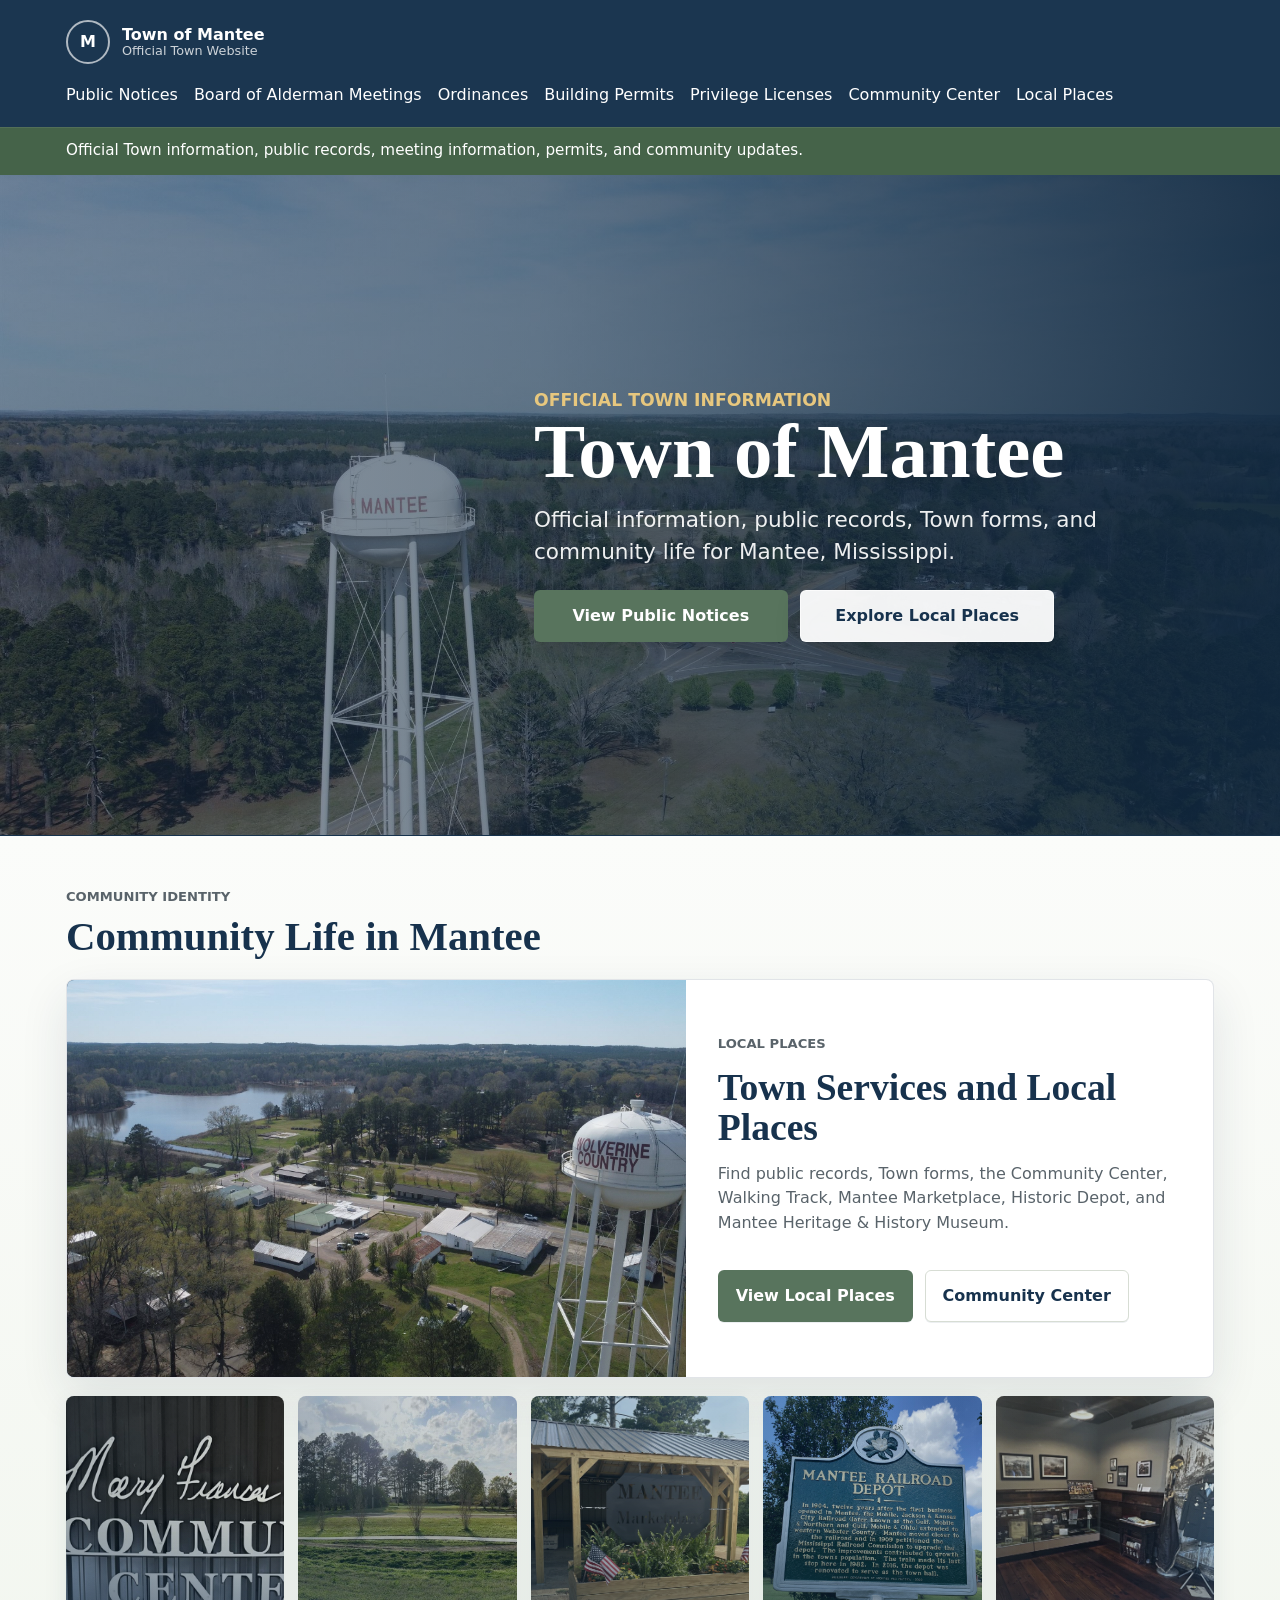
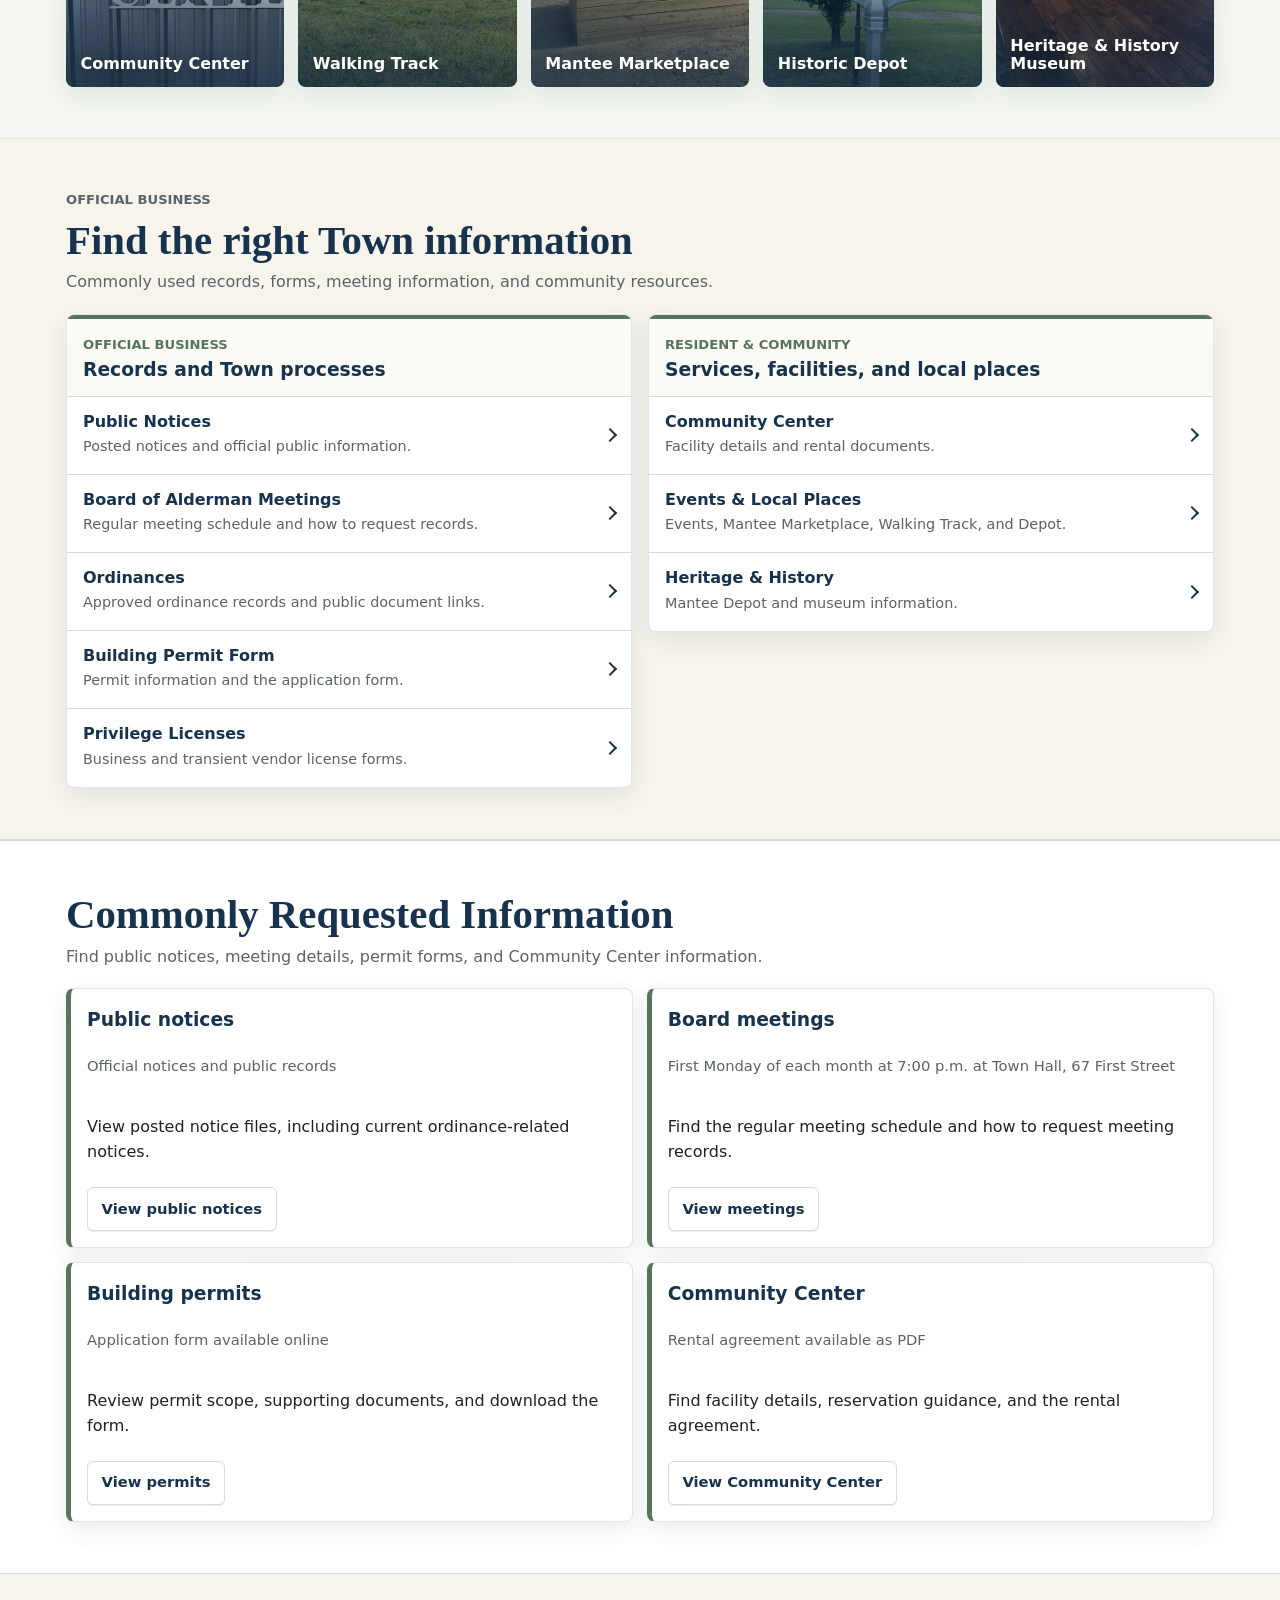
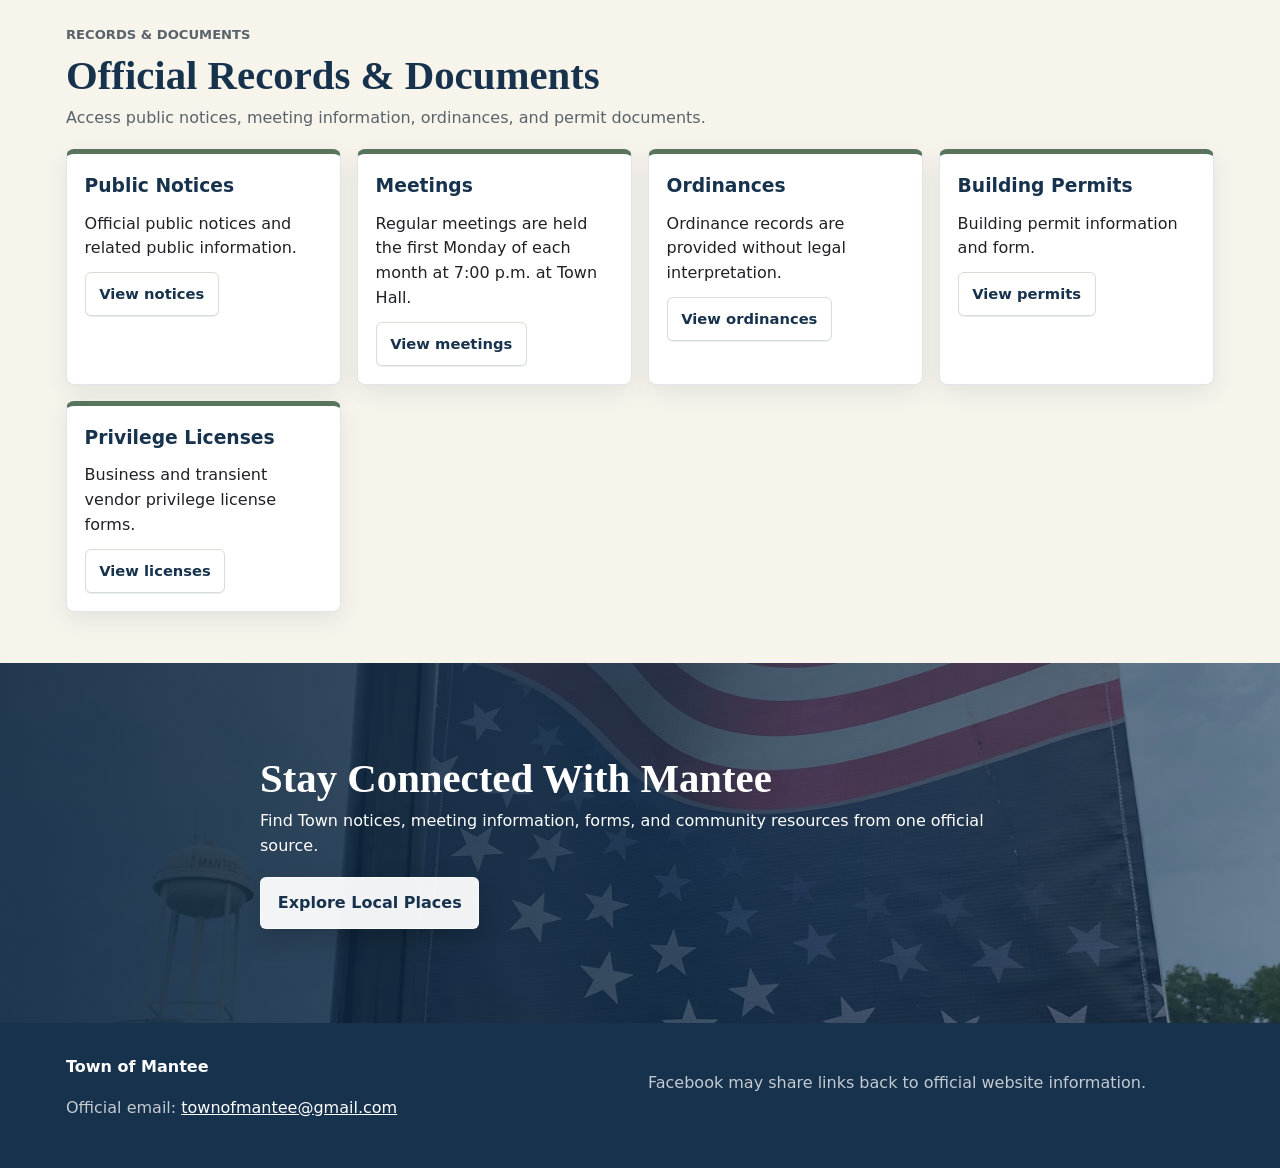
<file: prototype/index.html>
<!doctype html>
<html lang="en">
<head>
  <meta charset="utf-8">
  <meta name="viewport" content="width=device-width, initial-scale=1">
  <title>Town of Mantee | Official Information</title>
  <link rel="stylesheet" href="assets/css/site.css">
</head>
<body>
  <header class="site-header">
    <div class="topbar">
      <a class="brand" href="index.html">
        <span class="brand-mark">M</span>
        <span class="brand-text"><strong>Town of Mantee</strong><span>Official Town Website</span></span>
      </a>
      <button class="nav-toggle" type="button" data-nav-toggle aria-expanded="false" aria-controls="site-nav">Menu</button>
    </div>
    <nav class="site-nav" id="site-nav" data-site-nav data-open="false" aria-label="Primary navigation">
      <ul>
        <li><a href="public-notices.html">Public Notices</a></li>
        <li><a href="meetings.html">Board of Alderman Meetings</a></li>
        <li><a href="ordinances.html">Ordinances</a></li>
        <li><a href="building-permits.html">Building Permits</a></li>
        <li><a href="privilege-licenses.html">Privilege Licenses</a></li>
        <li><a href="community-center.html">Community Center</a></li>
        <li><a href="community.html">Local Places</a></li>
      </ul>
    </nav>
  </header>
  <div class="official-strip">
    <div class="wrap">Official Town information, public records, meeting information, permits, and community updates.</div>
  </div>

  <main>
    <section class="hero-band photo-hero">
      <div class="hero-backdrop" aria-hidden="true">
        <img src="assets/images/mantee-water-tower-hero.jpg?v=photo-ui-3" alt="">
      </div>
      <div class="wrap hero">
        <div class="hero-copy">
          <p class="eyebrow">Official Town Information</p>
          <h1>Town of Mantee</h1>
          <p class="hero-lede">Official information, public records, Town forms, and community life for Mantee, Mississippi.</p>
          <div class="hero-primary-actions" aria-label="Primary actions">
            <a class="button" href="public-notices.html">View Public Notices</a>
            <a class="button secondary" href="community.html">Explore Local Places</a>
          </div>
        </div>
      </div>
    </section>

    <section class="section community-story-section" aria-labelledby="community-story-title">
      <div class="wrap">
        <div class="section-header wide">
          <p class="eyebrow">Community Identity</p>
          <h2 id="community-story-title">Community Life in Mantee</h2>
        </div>
        <div class="story-feature">
          <figure class="story-photo">
            <img src="assets/images/mantee-community-aerial.jpg?v=community-story-1" alt="Aerial view of the Mantee area">
          </figure>
          <div class="story-copy">
            <p class="eyebrow">Local Places</p>
            <h3>Town Services and Local Places</h3>
            <p>Find public records, Town forms, the Community Center, Walking Track, Mantee Marketplace, Historic Depot, and Mantee Heritage &amp; History Museum.</p>
            <div class="section-actions">
              <a class="button" href="community.html">View Local Places</a>
              <a class="button secondary" href="community-center.html">Community Center</a>
            </div>
          </div>
        </div>
        <div class="identity-grid" aria-label="Community highlights">
          <a class="identity-card" href="community-center.html">
            <img src="assets/images/mantee-community-center-sign.jpg?v=community-story-1" alt="Community Center sign">
            <span>Community Center</span>
          </a>
          <a class="identity-card" href="community.html#walking-track">
            <img src="assets/images/mantee-walking-track.jpg?v=community-story-1" alt="Walking track and green space in Mantee">
            <span>Walking Track</span>
          </a>
          <a class="identity-card" href="community.html#farmers-market">
            <img src="assets/images/mantee-farmers-market-sign.jpg?v=drive-intake-1" alt="Mantee Marketplace sign">
            <span>Mantee Marketplace</span>
          </a>
          <a class="identity-card" href="community.html#mantee-depot">
            <img src="assets/images/mantee-depot-marker.jpg?v=drive-intake-1" alt="Mantee Railroad Depot historical marker">
            <span>Historic Depot</span>
          </a>
          <a class="identity-card" href="community.html#museum">
            <img src="assets/images/mantee-museum-interior.jpg?v=drive-intake-1" alt="Mantee Heritage and History Museum interior">
            <span>Heritage &amp; History Museum</span>
          </a>
        </div>
      </div>
    </section>

    <section class="section action-hub-section" aria-labelledby="quick-access-title">
      <div class="wrap">
        <div class="section-header action-hub-intro">
          <p class="eyebrow">Official Business</p>
          <h2 id="quick-access-title">Find the right Town information</h2>
          <p>Commonly used records, forms, meeting information, and community resources.</p>
        </div>
        <div class="action-hub-grid">
          <section class="action-group" aria-labelledby="official-business-title">
            <div class="action-group-header">
              <p class="eyebrow">Official Business</p>
              <h3 id="official-business-title">Records and Town processes</h3>
            </div>
            <div class="action-link-list">
              <a class="action-link" href="public-notices.html">
                <span>Public Notices</span>
                <small>Posted notices and official public information.</small>
              </a>
              <a class="action-link" href="meetings.html">
                <span>Board of Alderman Meetings</span>
                <small>Regular meeting schedule and how to request records.</small>
              </a>
              <a class="action-link" href="ordinances.html">
                <span>Ordinances</span>
                <small>Approved ordinance records and public document links.</small>
              </a>
              <a class="action-link" href="building-permits.html">
                <span>Building Permit Form</span>
                <small>Permit information and the application form.</small>
              </a>
              <a class="action-link" href="privilege-licenses.html">
                <span>Privilege Licenses</span>
                <small>Business and transient vendor license forms.</small>
              </a>
            </div>
          </section>
          <section class="action-group" aria-labelledby="resident-community-title">
            <div class="action-group-header">
              <p class="eyebrow">Resident &amp; Community</p>
              <h3 id="resident-community-title">Services, facilities, and local places</h3>
            </div>
            <div class="action-link-list">
              <a class="action-link" href="community-center.html">
                <span>Community Center</span>
                <small>Facility details and rental documents.</small>
              </a>
              <a class="action-link" href="community.html#events">
                <span>Events &amp; Local Places</span>
                <small>Events, Mantee Marketplace, Walking Track, and Depot.</small>
              </a>
              <a class="action-link" href="community.html#museum">
                <span>Heritage &amp; History</span>
                <small>Mantee Depot and museum information.</small>
              </a>
            </div>
          </section>
        </div>
      </div>
    </section>

    <section class="section alt">
      <div class="wrap">
        <div class="section-header">
          <h2>Commonly Requested Information</h2>
          <p>Find public notices, meeting details, permit forms, and Community Center information.</p>
        </div>
        <ul class="record-list">
          <li class="record">
            <h3>Public notices</h3>
            <p class="meta">Official notices and public records</p>
            <p>View posted notice files, including current ordinance-related notices.</p>
            <a class="button small secondary" href="public-notices.html">View public notices</a>
          </li>
          <li class="record">
            <h3>Board meetings</h3>
            <p class="meta">First Monday of each month at 7:00 p.m. at Town Hall, 67 First Street</p>
            <p>Find the regular meeting schedule and how to request meeting records.</p>
            <a class="button small secondary" href="meetings.html">View meetings</a>
          </li>
          <li class="record">
            <h3>Building permits</h3>
            <p class="meta">Application form available online</p>
            <p>Review permit scope, supporting documents, and download the form.</p>
            <a class="button small secondary" href="building-permits.html">View permits</a>
          </li>
          <li class="record">
            <h3>Community Center</h3>
            <p class="meta">Rental agreement available as PDF</p>
            <p>Find facility details, reservation guidance, and the rental agreement.</p>
            <a class="button small secondary" href="community-center.html">View Community Center</a>
          </li>
        </ul>
      </div>
    </section>

    <section class="section records-section" id="records-documents">
      <div class="wrap">
        <div class="section-header">
          <p class="eyebrow">Records &amp; Documents</p>
          <h2>Official Records &amp; Documents</h2>
          <p>Access public notices, meeting information, ordinances, and permit documents.</p>
        </div>
        <div class="document-grid">
          <article class="document-card">
            <h3>Public Notices</h3>
            <p>Official public notices and related public information.</p>
            <a class="button small secondary" href="public-notices.html">View notices</a>
          </article>
          <article class="document-card">
            <h3>Meetings</h3>
            <p>Regular meetings are held the first Monday of each month at 7:00 p.m. at Town Hall.</p>
            <a class="button small secondary" href="meetings.html">View meetings</a>
          </article>
          <article class="document-card">
            <h3>Ordinances</h3>
            <p>Ordinance records are provided without legal interpretation.</p>
            <a class="button small secondary" href="ordinances.html">View ordinances</a>
          </article>
          <article class="document-card">
            <h3>Building Permits</h3>
            <p>Building permit information and form.</p>
            <a class="button small secondary" href="building-permits.html">View permits</a>
          </article>
          <article class="document-card">
            <h3>Privilege Licenses</h3>
            <p>Business and transient vendor privilege license forms.</p>
            <a class="button small secondary" href="privilege-licenses.html">View licenses</a>
          </article>
        </div>
      </div>
    </section>

    <section class="section image-feature">
      <div class="image-feature-backdrop" aria-hidden="true">
        <img src="assets/images/mantee-welcome-banner.jpg?v=courtney-photos-1" alt="">
      </div>
      <div class="wrap image-feature-content">
        <div>
          <div class="section-header">
            <h2>Stay Connected With Mantee</h2>
            <p>Find Town notices, meeting information, forms, and community resources from one official source.</p>
          </div>
          <a class="button secondary" href="community.html">Explore Local Places</a>
        </div>
      </div>
    </section>
  </main>

  <footer class="site-footer">
    <div class="wrap footer-grid">
      <div>
        <strong>Town of Mantee</strong>
        <p class="footer-note">Official email: <a href="mailto:townofmantee@gmail.com">townofmantee@gmail.com</a></p>
      </div>
      <div>
        <p class="footer-note">Facebook may share links back to official website information.</p>
      </div>
    </div>
  </footer>
  <script src="assets/js/site.js"></script>
</body>
</html>
</file>
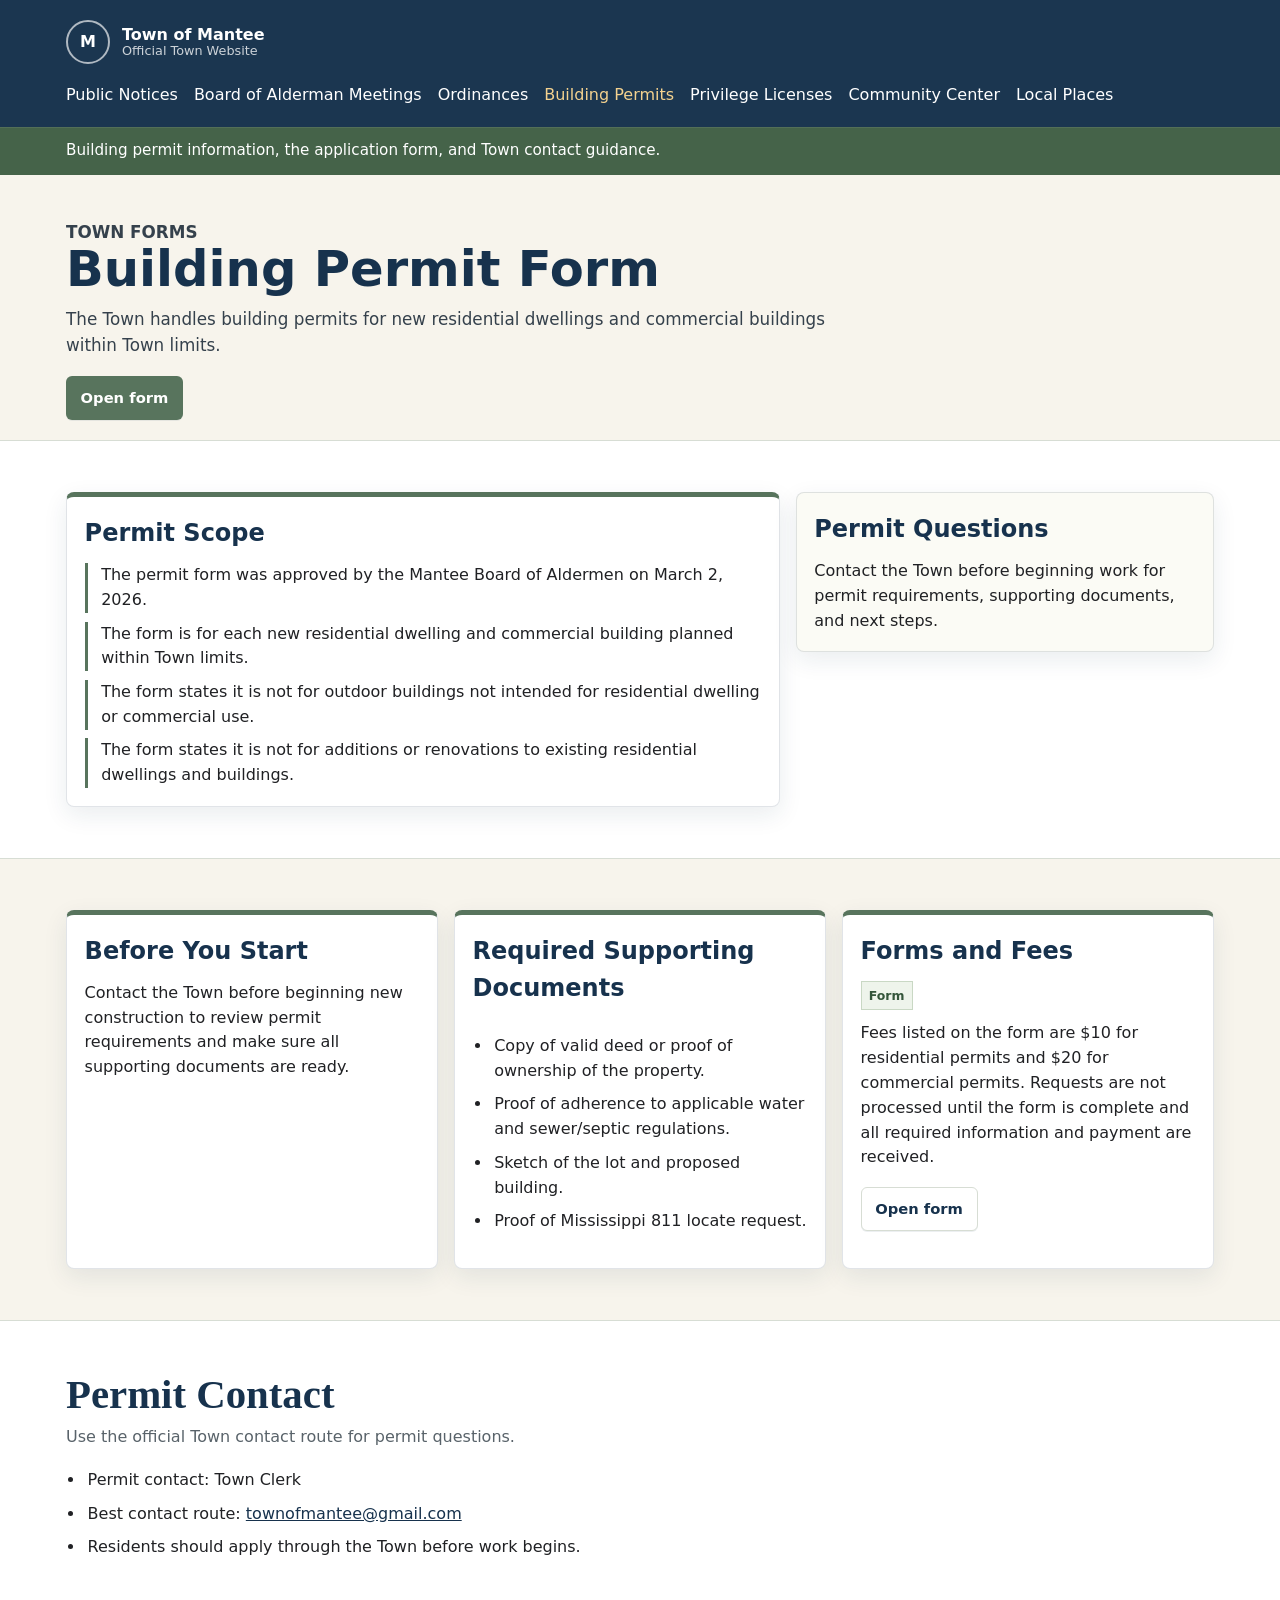
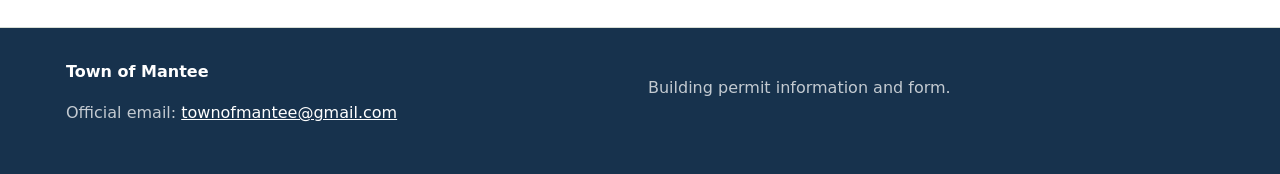
<file: prototype/building-permits.html>
<!doctype html>
<html lang="en">
<head>
  <meta charset="utf-8">
  <meta name="viewport" content="width=device-width, initial-scale=1">
  <title>Building Permit Form | Town of Mantee</title>
  <link rel="stylesheet" href="assets/css/site.css">
</head>
<body>
  <header class="site-header">
    <div class="topbar">
      <a class="brand" href="index.html"><span class="brand-mark">M</span><span class="brand-text"><strong>Town of Mantee</strong><span>Official Town Website</span></span></a>
      <button class="nav-toggle" type="button" data-nav-toggle aria-expanded="false" aria-controls="site-nav">Menu</button>
    </div>
    <nav class="site-nav" id="site-nav" data-site-nav data-open="false" aria-label="Primary navigation">
      <ul>
        <li><a href="public-notices.html">Public Notices</a></li>
        <li><a href="meetings.html">Board of Alderman Meetings</a></li>
        <li><a href="ordinances.html">Ordinances</a></li>
        <li><a href="building-permits.html" aria-current="page">Building Permits</a></li>
        <li><a href="privilege-licenses.html">Privilege Licenses</a></li>
        <li><a href="community-center.html">Community Center</a></li>
        <li><a href="community.html">Local Places</a></li>
      </ul>
    </nav>
  </header>
  <div class="official-strip"><div class="wrap">Building permit information, the application form, and Town contact guidance.</div></div>
  <main>
    <section class="wrap page-title">
      <p class="eyebrow">Town Forms</p>
      <h1>Building Permit Form</h1>
      <p>The Town handles building permits for new residential dwellings and commercial buildings within Town limits.</p>
      <div class="page-actions">
        <a class="button small" href="assets/documents/forms/building-permit-application.docx">Open form</a>
      </div>
    </section>
    <section class="section alt">
      <div class="wrap page-intro-grid">
        <article class="card accent">
          <h2>Permit Scope</h2>
          <ul class="check-list">
            <li>The permit form was approved by the Mantee Board of Aldermen on March 2, 2026.</li>
            <li>The form is for each new residential dwelling and commercial building planned within Town limits.</li>
            <li>The form states it is not for outdoor buildings not intended for residential dwelling or commercial use.</li>
            <li>The form states it is not for additions or renovations to existing residential dwellings and buildings.</li>
          </ul>
        </article>
        <article class="card quiet">
          <h2>Permit Questions</h2>
          <p>Contact the Town before beginning work for permit requirements, supporting documents, and next steps.</p>
        </article>
      </div>
    </section>
    <section class="section">
      <div class="wrap card-grid">
        <article class="card accent">
          <h2>Before You Start</h2>
          <p>Contact the Town before beginning new construction to review permit requirements and make sure all supporting documents are ready.</p>
        </article>
        <article class="card accent">
          <h2>Required Supporting Documents</h2>
          <ul class="info-list">
            <li>Copy of valid deed or proof of ownership of the property.</li>
            <li>Proof of adherence to applicable water and sewer/septic regulations.</li>
            <li>Sketch of the lot and proposed building.</li>
            <li>Proof of Mississippi 811 locate request.</li>
          </ul>
        </article>
        <article class="card accent">
          <h2>Forms and Fees</h2>
          <p><span class="tag">Form</span></p>
          <p>Fees listed on the form are $10 for residential permits and $20 for commercial permits. Requests are not processed until the form is complete and all required information and payment are received.</p>
          <div class="record-actions">
            <a class="button small secondary" href="assets/documents/forms/building-permit-application.docx">Open form</a>
          </div>
        </article>
      </div>
    </section>
    <section class="section alt">
      <div class="wrap">
        <div class="section-header"><h2>Permit Contact</h2><p>Use the official Town contact route for permit questions.</p></div>
        <ul class="info-list">
          <li>Permit contact: Town Clerk</li>
          <li>Best contact route: <a href="mailto:townofmantee@gmail.com">townofmantee@gmail.com</a></li>
          <li>Residents should apply through the Town before work begins.</li>
        </ul>
      </div>
    </section>
  </main>
  <footer class="site-footer"><div class="wrap footer-grid"><div><strong>Town of Mantee</strong><p class="footer-note">Official email: <a href="mailto:townofmantee@gmail.com">townofmantee@gmail.com</a></p></div><div><p class="footer-note">Building permit information and form.</p></div></div></footer>
  <script src="assets/js/site.js"></script>
</body>
</html>
</file>
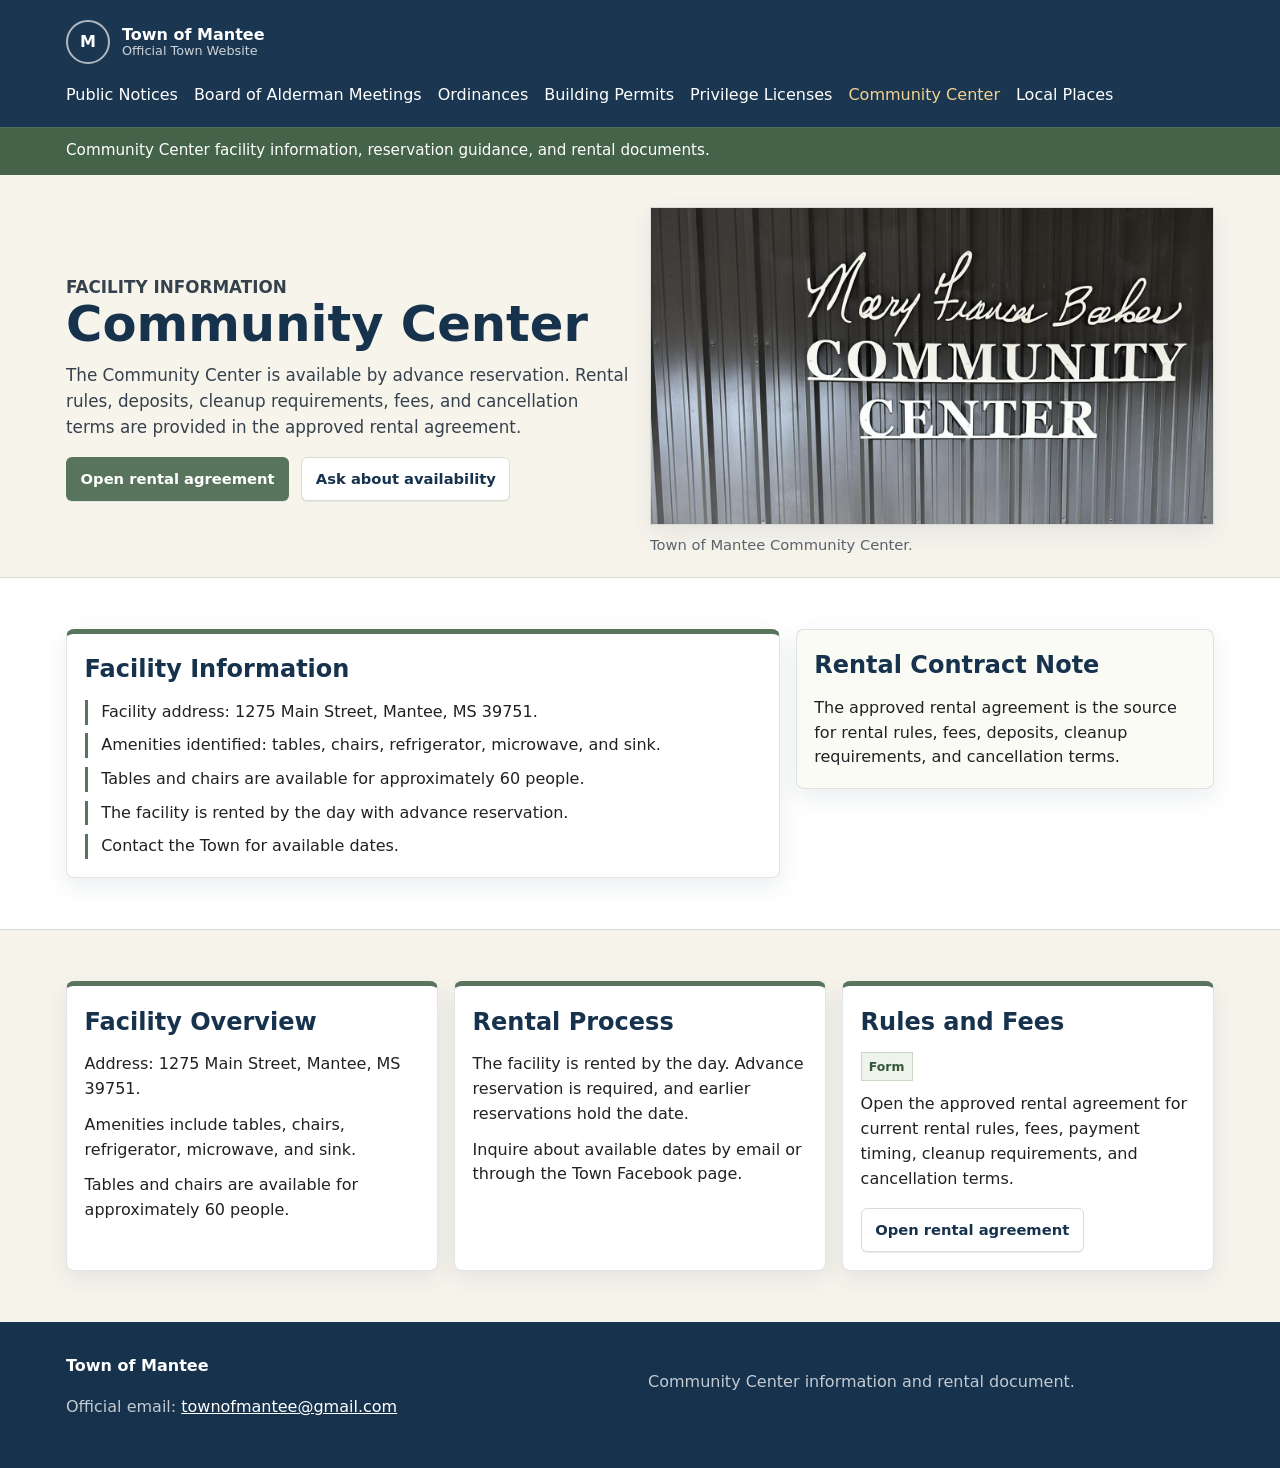
<file: prototype/community-center.html>
<!doctype html>
<html lang="en">
<head>
  <meta charset="utf-8">
  <meta name="viewport" content="width=device-width, initial-scale=1">
  <title>Community Center | Town of Mantee</title>
  <link rel="stylesheet" href="assets/css/site.css">
</head>
<body>
  <header class="site-header">
    <div class="topbar">
      <a class="brand" href="index.html"><span class="brand-mark">M</span><span class="brand-text"><strong>Town of Mantee</strong><span>Official Town Website</span></span></a>
      <button class="nav-toggle" type="button" data-nav-toggle aria-expanded="false" aria-controls="site-nav">Menu</button>
    </div>
    <nav class="site-nav" id="site-nav" data-site-nav data-open="false" aria-label="Primary navigation">
      <ul>
        <li><a href="public-notices.html">Public Notices</a></li>
        <li><a href="meetings.html">Board of Alderman Meetings</a></li>
        <li><a href="ordinances.html">Ordinances</a></li>
        <li><a href="building-permits.html">Building Permits</a></li>
        <li><a href="privilege-licenses.html">Privilege Licenses</a></li>
        <li><a href="community-center.html" aria-current="page">Community Center</a></li>
        <li><a href="community.html">Local Places</a></li>
      </ul>
    </nav>
  </header>
  <div class="official-strip"><div class="wrap">Community Center facility information, reservation guidance, and rental documents.</div></div>
  <main>
    <section class="wrap page-title split">
      <div>
        <p class="eyebrow">Facility Information</p>
        <h1>Community Center</h1>
        <p>The Community Center is available by advance reservation. Rental rules, deposits, cleanup requirements, fees, and cancellation terms are provided in the approved rental agreement.</p>
        <div class="page-actions">
          <a class="button small" href="assets/documents/forms/community-center-rental-agreement-approved.pdf">Open rental agreement</a>
          <a class="button small secondary" href="meetings.html#contact-town">Ask about availability</a>
        </div>
      </div>
      <figure>
        <div class="photo-frame"><img src="assets/images/mantee-community-center-sign.jpg?v=town-photos-1" alt="Community Center sign"></div>
        <figcaption class="photo-caption">Town of Mantee Community Center.</figcaption>
      </figure>
    </section>
    <section class="section alt">
      <div class="wrap page-intro-grid">
        <article class="card accent">
          <h2>Facility Information</h2>
          <ul class="check-list">
            <li>Facility address: 1275 Main Street, Mantee, MS 39751.</li>
            <li>Amenities identified: tables, chairs, refrigerator, microwave, and sink.</li>
            <li>Tables and chairs are available for approximately 60 people.</li>
            <li>The facility is rented by the day with advance reservation.</li>
            <li>Contact the Town for available dates.</li>
          </ul>
        </article>
        <article class="card quiet">
          <h2>Rental Contract Note</h2>
          <p>The approved rental agreement is the source for rental rules, fees, deposits, cleanup requirements, and cancellation terms.</p>
        </article>
      </div>
    </section>
    <section class="section">
      <div class="wrap card-grid">
        <article class="card accent">
          <h2>Facility Overview</h2>
          <p>Address: 1275 Main Street, Mantee, MS 39751.</p>
          <p>Amenities include tables, chairs, refrigerator, microwave, and sink.</p>
          <p>Tables and chairs are available for approximately 60 people.</p>
        </article>
        <article class="card accent">
          <h2>Rental Process</h2>
          <p>The facility is rented by the day. Advance reservation is required, and earlier reservations hold the date.</p>
          <p>Inquire about available dates by email or through the Town Facebook page.</p>
        </article>
        <article class="card accent">
          <h2>Rules and Fees</h2>
          <p><span class="tag">Form</span></p>
          <p>Open the approved rental agreement for current rental rules, fees, payment timing, cleanup requirements, and cancellation terms.</p>
          <div class="record-actions">
            <a class="button small secondary" href="assets/documents/forms/community-center-rental-agreement-approved.pdf">Open rental agreement</a>
          </div>
        </article>
      </div>
    </section>
  </main>
  <footer class="site-footer"><div class="wrap footer-grid"><div><strong>Town of Mantee</strong><p class="footer-note">Official email: <a href="mailto:townofmantee@gmail.com">townofmantee@gmail.com</a></p></div><div><p class="footer-note">Community Center information and rental document.</p></div></div></footer>
  <script src="assets/js/site.js"></script>
</body>
</html>
</file>
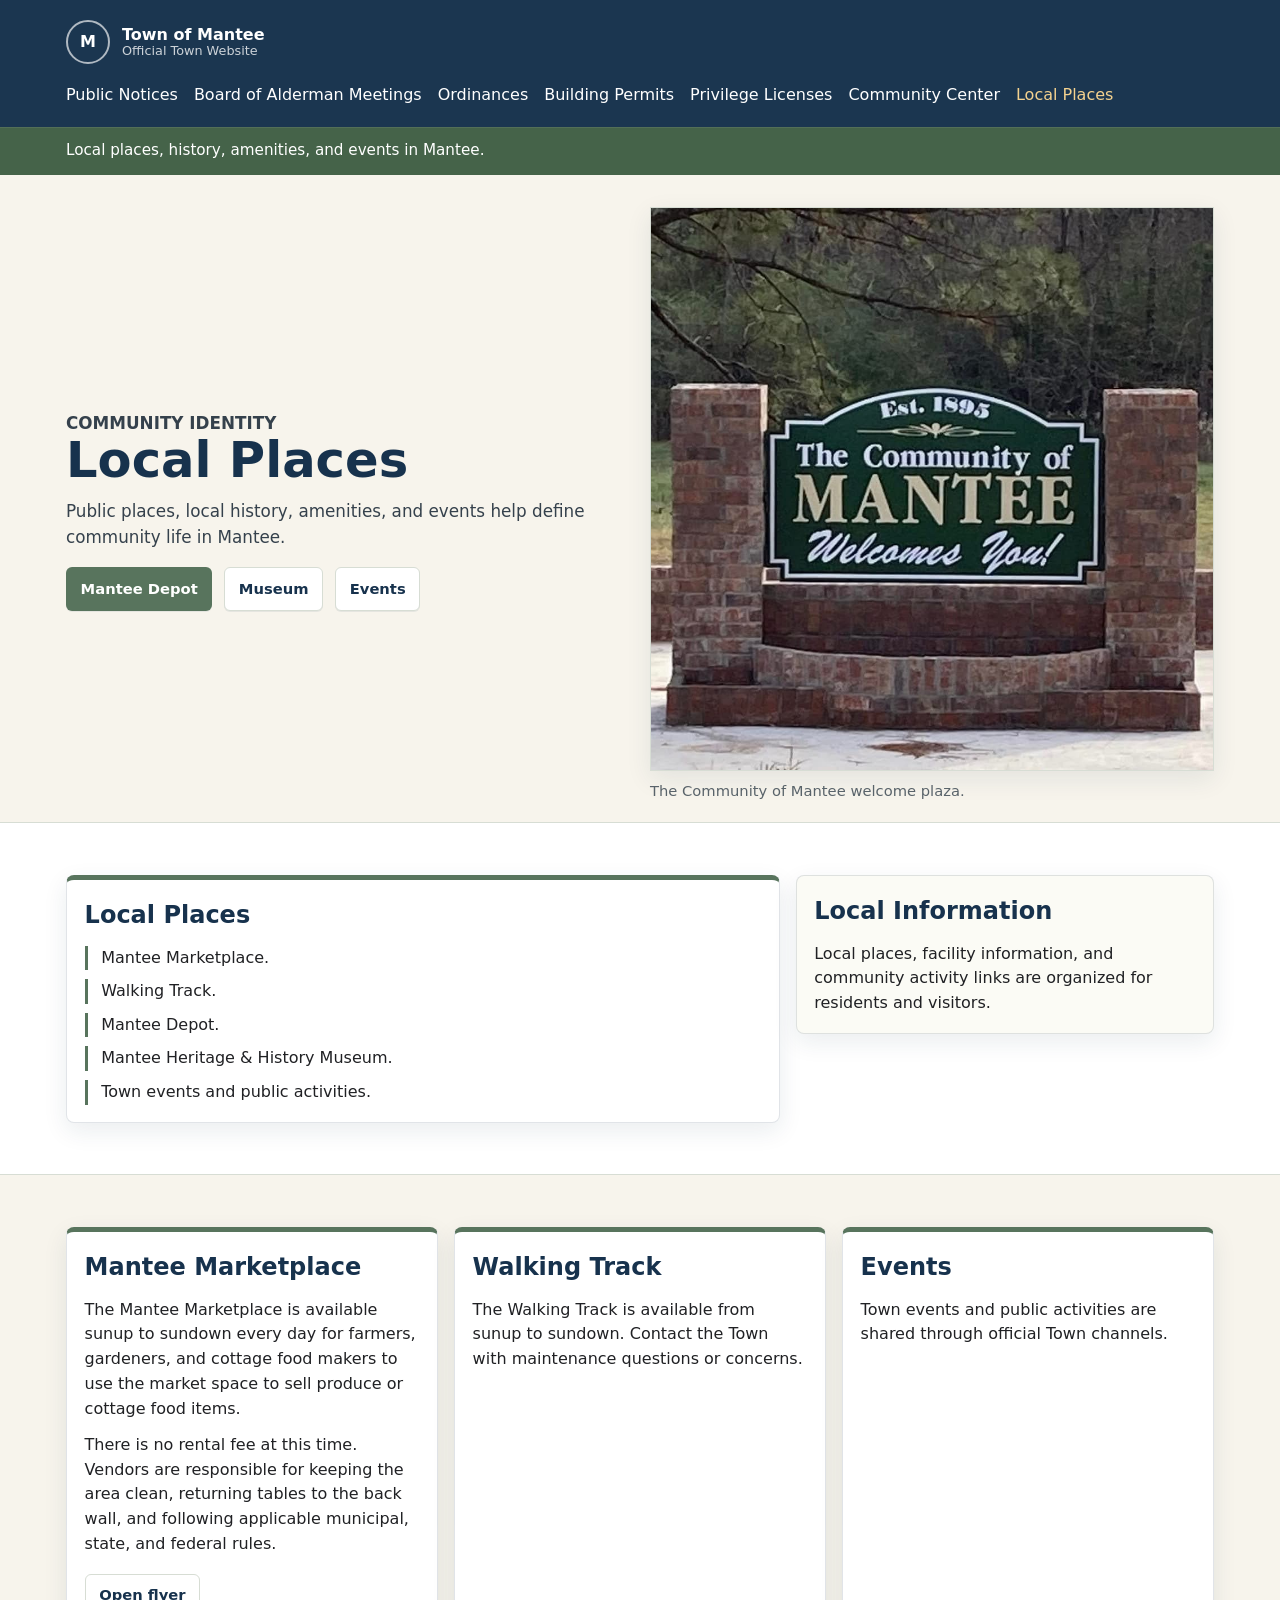
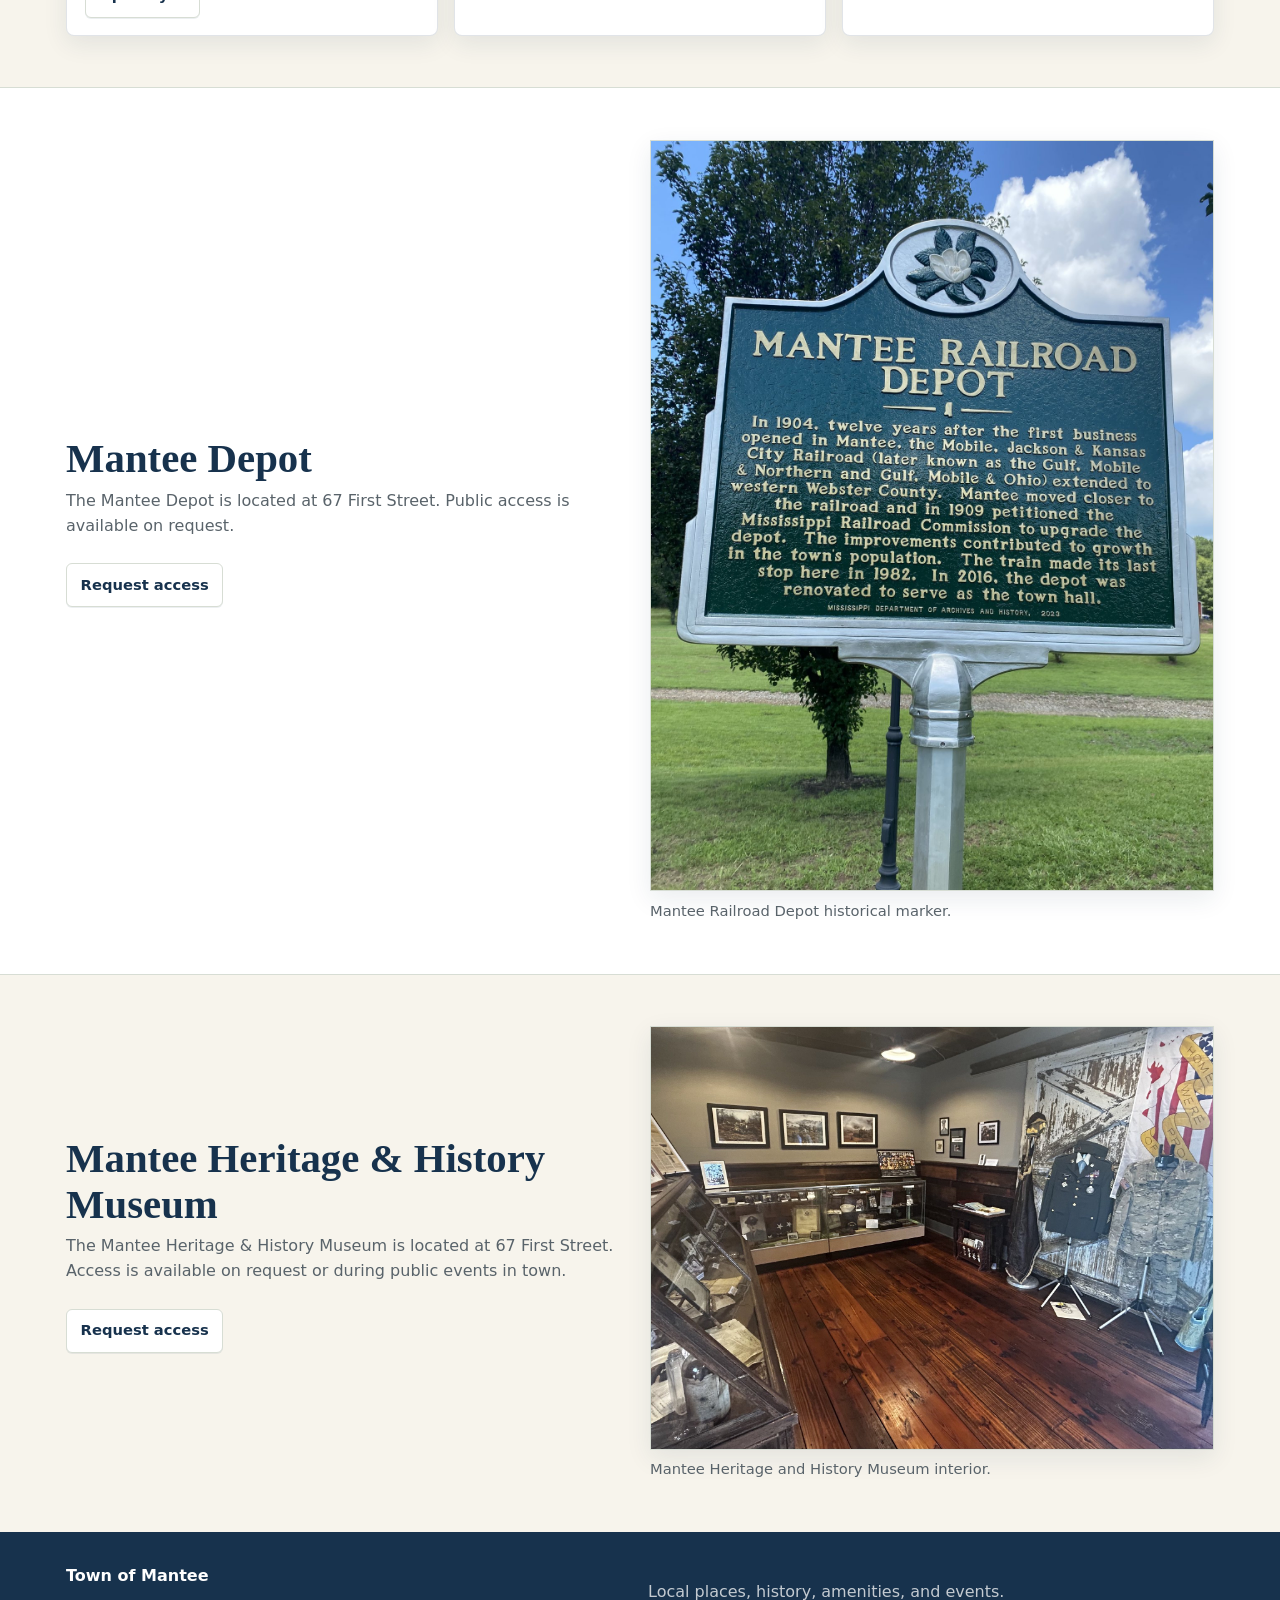
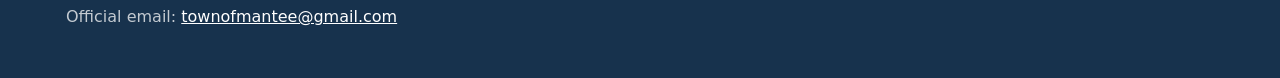
<file: prototype/community.html>
<!doctype html>
<html lang="en">
<head>
  <meta charset="utf-8">
  <meta name="viewport" content="width=device-width, initial-scale=1">
  <title>Local Places | Town of Mantee</title>
  <link rel="stylesheet" href="assets/css/site.css">
</head>
<body>
  <header class="site-header">
    <div class="topbar">
      <a class="brand" href="index.html"><span class="brand-mark">M</span><span class="brand-text"><strong>Town of Mantee</strong><span>Official Town Website</span></span></a>
      <button class="nav-toggle" type="button" data-nav-toggle aria-expanded="false" aria-controls="site-nav">Menu</button>
    </div>
    <nav class="site-nav" id="site-nav" data-site-nav data-open="false" aria-label="Primary navigation">
      <ul>
        <li><a href="public-notices.html">Public Notices</a></li>
        <li><a href="meetings.html">Board of Alderman Meetings</a></li>
        <li><a href="ordinances.html">Ordinances</a></li>
        <li><a href="building-permits.html">Building Permits</a></li>
        <li><a href="privilege-licenses.html">Privilege Licenses</a></li>
        <li><a href="community-center.html">Community Center</a></li>
        <li><a href="community.html" aria-current="page">Local Places</a></li>
      </ul>
    </nav>
  </header>
  <div class="official-strip"><div class="wrap">Local places, history, amenities, and events in Mantee.</div></div>
  <main>
    <section class="wrap page-title split">
      <div>
        <p class="eyebrow">Community Identity</p>
        <h1>Local Places</h1>
        <p>Public places, local history, amenities, and events help define community life in Mantee.</p>
        <div class="page-actions">
          <a class="button small" href="#mantee-depot">Mantee Depot</a>
          <a class="button small secondary" href="#museum">Museum</a>
          <a class="button small secondary" href="#events">Events</a>
        </div>
      </div>
      <figure>
        <div class="photo-frame"><img src="assets/images/mantee-welcome-plaza.jpg?v=courtney-photos-1" alt="The Community of Mantee welcome plaza sign"></div>
        <figcaption class="photo-caption">The Community of Mantee welcome plaza.</figcaption>
      </figure>
    </section>
    <section class="section alt">
      <div class="wrap page-intro-grid">
        <article class="card accent">
          <h2>Local Places</h2>
          <ul class="check-list">
            <li>Mantee Marketplace.</li>
            <li>Walking Track.</li>
            <li>Mantee Depot.</li>
            <li>Mantee Heritage &amp; History Museum.</li>
            <li>Town events and public activities.</li>
          </ul>
        </article>
        <article class="card quiet">
          <h2>Local Information</h2>
          <p>Local places, facility information, and community activity links are organized for residents and visitors.</p>
        </article>
      </div>
    </section>
    <section class="section">
      <div class="wrap card-grid">
        <article class="card accent" id="farmers-market">
          <h2>Mantee Marketplace</h2>
          <p>The Mantee Marketplace is available sunup to sundown every day for farmers, gardeners, and cottage food makers to use the market space to sell produce or cottage food items.</p>
          <p>There is no rental fee at this time. Vendors are responsible for keeping the area clean, returning tables to the back wall, and following applicable municipal, state, and federal rules.</p>
          <div class="record-actions">
            <a class="button small secondary" href="assets/images/mantee-marketplace-poster.jpg">Open flyer</a>
          </div>
        </article>
        <article class="card accent" id="walking-track">
          <h2>Walking Track</h2>
          <p>The Walking Track is available from sunup to sundown. Contact the Town with maintenance questions or concerns.</p>
        </article>
        <article class="card accent" id="events">
          <h2>Events</h2>
          <p>Town events and public activities are shared through official Town channels.</p>
        </article>
      </div>
    </section>
    <section class="section alt">
      <div class="wrap split">
        <div id="mantee-depot">
          <div class="section-header">
            <h2>Mantee Depot</h2>
            <p>The Mantee Depot is located at 67 First Street. Public access is available on request.</p>
            <div class="page-actions">
              <a class="button small secondary" href="meetings.html#contact-town">Request access</a>
            </div>
          </div>
        </div>
        <figure>
          <div class="photo-frame"><img src="assets/images/mantee-depot-marker.jpg?v=drive-intake-1" alt="Mantee Railroad Depot historical marker"></div>
          <figcaption class="photo-caption">Mantee Railroad Depot historical marker.</figcaption>
        </figure>
      </div>
    </section>
    <section class="section">
      <div class="wrap split">
        <div id="museum">
          <div class="section-header">
            <h2>Mantee Heritage &amp; History Museum</h2>
            <p>The Mantee Heritage &amp; History Museum is located at 67 First Street. Access is available on request or during public events in town.</p>
            <div class="page-actions">
              <a class="button small secondary" href="meetings.html#contact-town">Request access</a>
            </div>
          </div>
        </div>
        <figure>
          <div class="photo-frame"><img src="assets/images/mantee-museum-interior.jpg?v=drive-intake-1" alt="Mantee Heritage and History Museum interior"></div>
          <figcaption class="photo-caption">Mantee Heritage and History Museum interior.</figcaption>
        </figure>
      </div>
    </section>
  </main>
  <footer class="site-footer"><div class="wrap footer-grid"><div><strong>Town of Mantee</strong><p class="footer-note">Official email: <a href="mailto:townofmantee@gmail.com">townofmantee@gmail.com</a></p></div><div><p class="footer-note">Local places, history, amenities, and events.</p></div></div></footer>
  <script src="assets/js/site.js"></script>
</body>
</html>
</file>
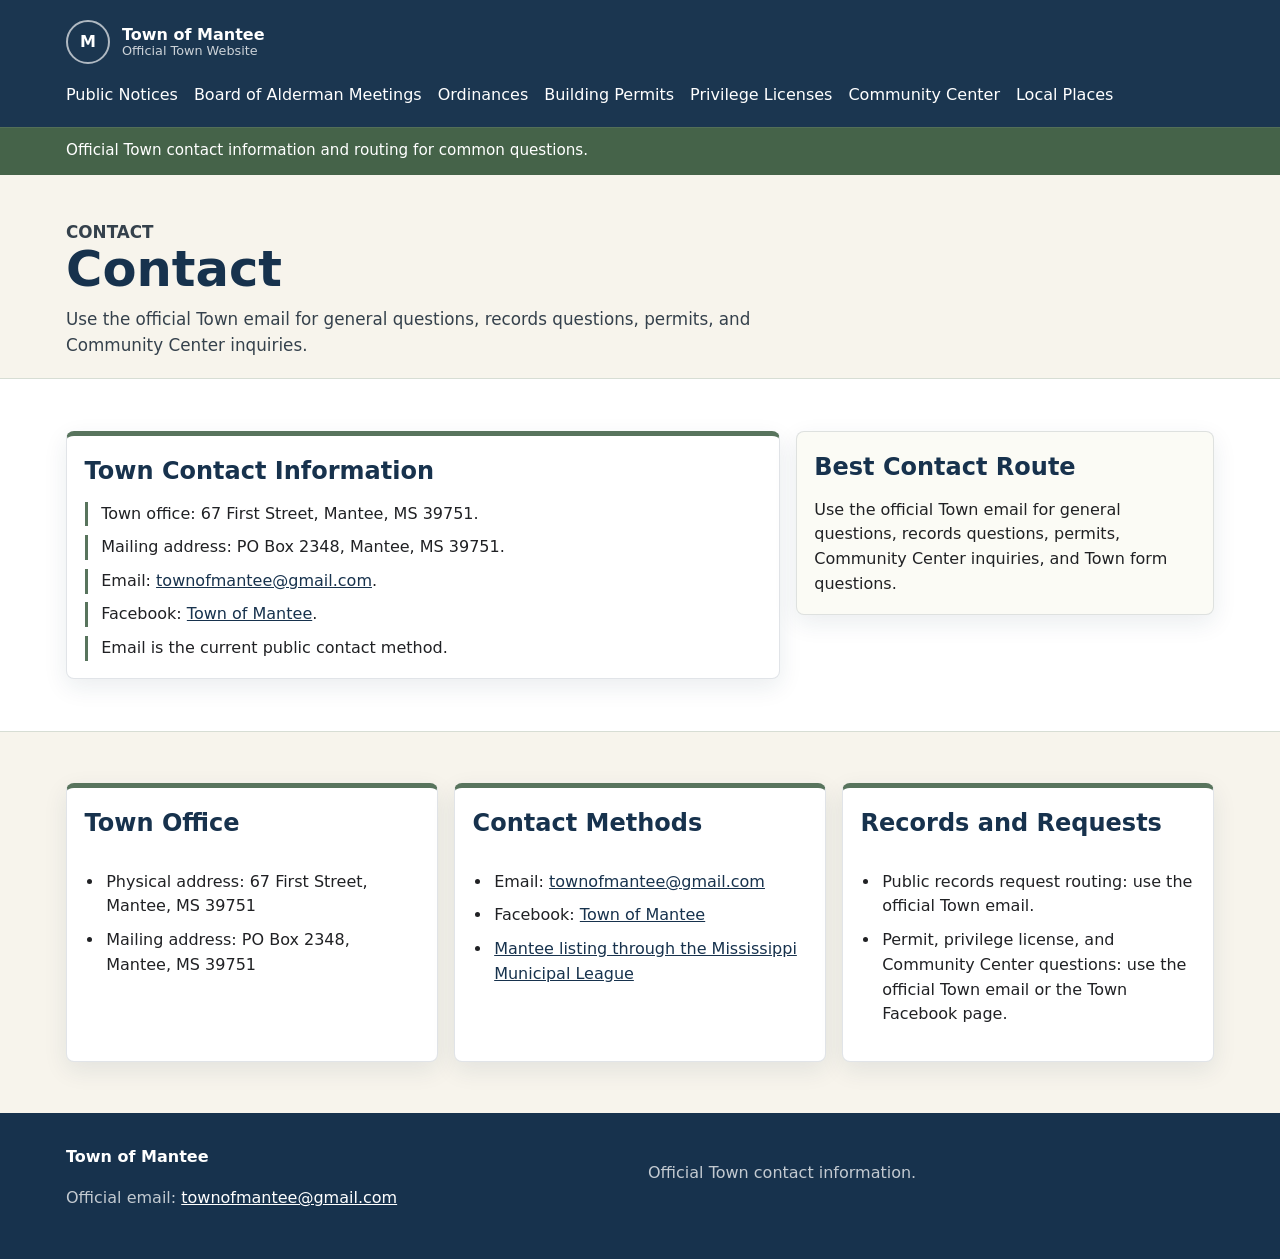
<file: prototype/contact.html>
<!doctype html>
<html lang="en">
<head>
  <meta charset="utf-8">
  <meta name="viewport" content="width=device-width, initial-scale=1">
  <title>Contact | Town of Mantee</title>
  <link rel="stylesheet" href="assets/css/site.css">
</head>
<body>
  <header class="site-header">
    <div class="topbar">
      <a class="brand" href="index.html"><span class="brand-mark">M</span><span class="brand-text"><strong>Town of Mantee</strong><span>Official Town Website</span></span></a>
      <button class="nav-toggle" type="button" data-nav-toggle aria-expanded="false" aria-controls="site-nav">Menu</button>
    </div>
    <nav class="site-nav" id="site-nav" data-site-nav data-open="false" aria-label="Primary navigation">
      <ul>
        <li><a href="public-notices.html">Public Notices</a></li>
        <li><a href="meetings.html">Board of Alderman Meetings</a></li>
        <li><a href="ordinances.html">Ordinances</a></li>
        <li><a href="building-permits.html">Building Permits</a></li>
        <li><a href="privilege-licenses.html">Privilege Licenses</a></li>
        <li><a href="community-center.html">Community Center</a></li>
        <li><a href="community.html">Local Places</a></li>
      </ul>
    </nav>
  </header>
  <div class="official-strip"><div class="wrap">Official Town contact information and routing for common questions.</div></div>
  <main>
    <section class="wrap page-title">
      <p class="eyebrow">Contact</p>
      <h1>Contact</h1>
      <p>Use the official Town email for general questions, records questions, permits, and Community Center inquiries.</p>
    </section>
    <section class="section alt">
      <div class="wrap page-intro-grid">
        <article class="card accent">
          <h2>Town Contact Information</h2>
          <ul class="check-list">
            <li>Town office: 67 First Street, Mantee, MS 39751.</li>
            <li>Mailing address: PO Box 2348, Mantee, MS 39751.</li>
            <li>Email: <a href="mailto:townofmantee@gmail.com">townofmantee@gmail.com</a>.</li>
            <li>Facebook: <a href="https://www.facebook.com/p/Town-of-Mantee-100071335804573/">Town of Mantee</a>.</li>
            <li>Email is the current public contact method.</li>
          </ul>
        </article>
        <article class="card quiet">
          <h2>Best Contact Route</h2>
          <p>Use the official Town email for general questions, records questions, permits, Community Center inquiries, and Town form questions.</p>
        </article>
      </div>
    </section>
    <section class="section">
      <div class="wrap card-grid">
        <article class="card accent">
          <h2>Town Office</h2>
          <ul class="info-list">
            <li>Physical address: 67 First Street, Mantee, MS 39751</li>
            <li>Mailing address: PO Box 2348, Mantee, MS 39751</li>
          </ul>
        </article>
        <article class="card accent">
          <h2>Contact Methods</h2>
          <ul class="info-list">
            <li>Email: <a href="mailto:townofmantee@gmail.com">townofmantee@gmail.com</a></li>
            <li>Facebook: <a href="https://www.facebook.com/p/Town-of-Mantee-100071335804573/">Town of Mantee</a></li>
            <li><a href="https://www.mmlonline.com/members/municipalities/Mantee/">Mantee listing through the Mississippi Municipal League</a></li>
          </ul>
        </article>
        <article class="card accent">
          <h2>Records and Requests</h2>
          <ul class="info-list">
            <li>Public records request routing: use the official Town email.</li>
            <li>Permit, privilege license, and Community Center questions: use the official Town email or the Town Facebook page.</li>
          </ul>
        </article>
      </div>
    </section>
  </main>
  <footer class="site-footer"><div class="wrap footer-grid"><div><strong>Town of Mantee</strong><p class="footer-note">Official email: <a href="mailto:townofmantee@gmail.com">townofmantee@gmail.com</a></p></div><div><p class="footer-note">Official Town contact information.</p></div></div></footer>
  <script src="assets/js/site.js"></script>
</body>
</html>
</file>
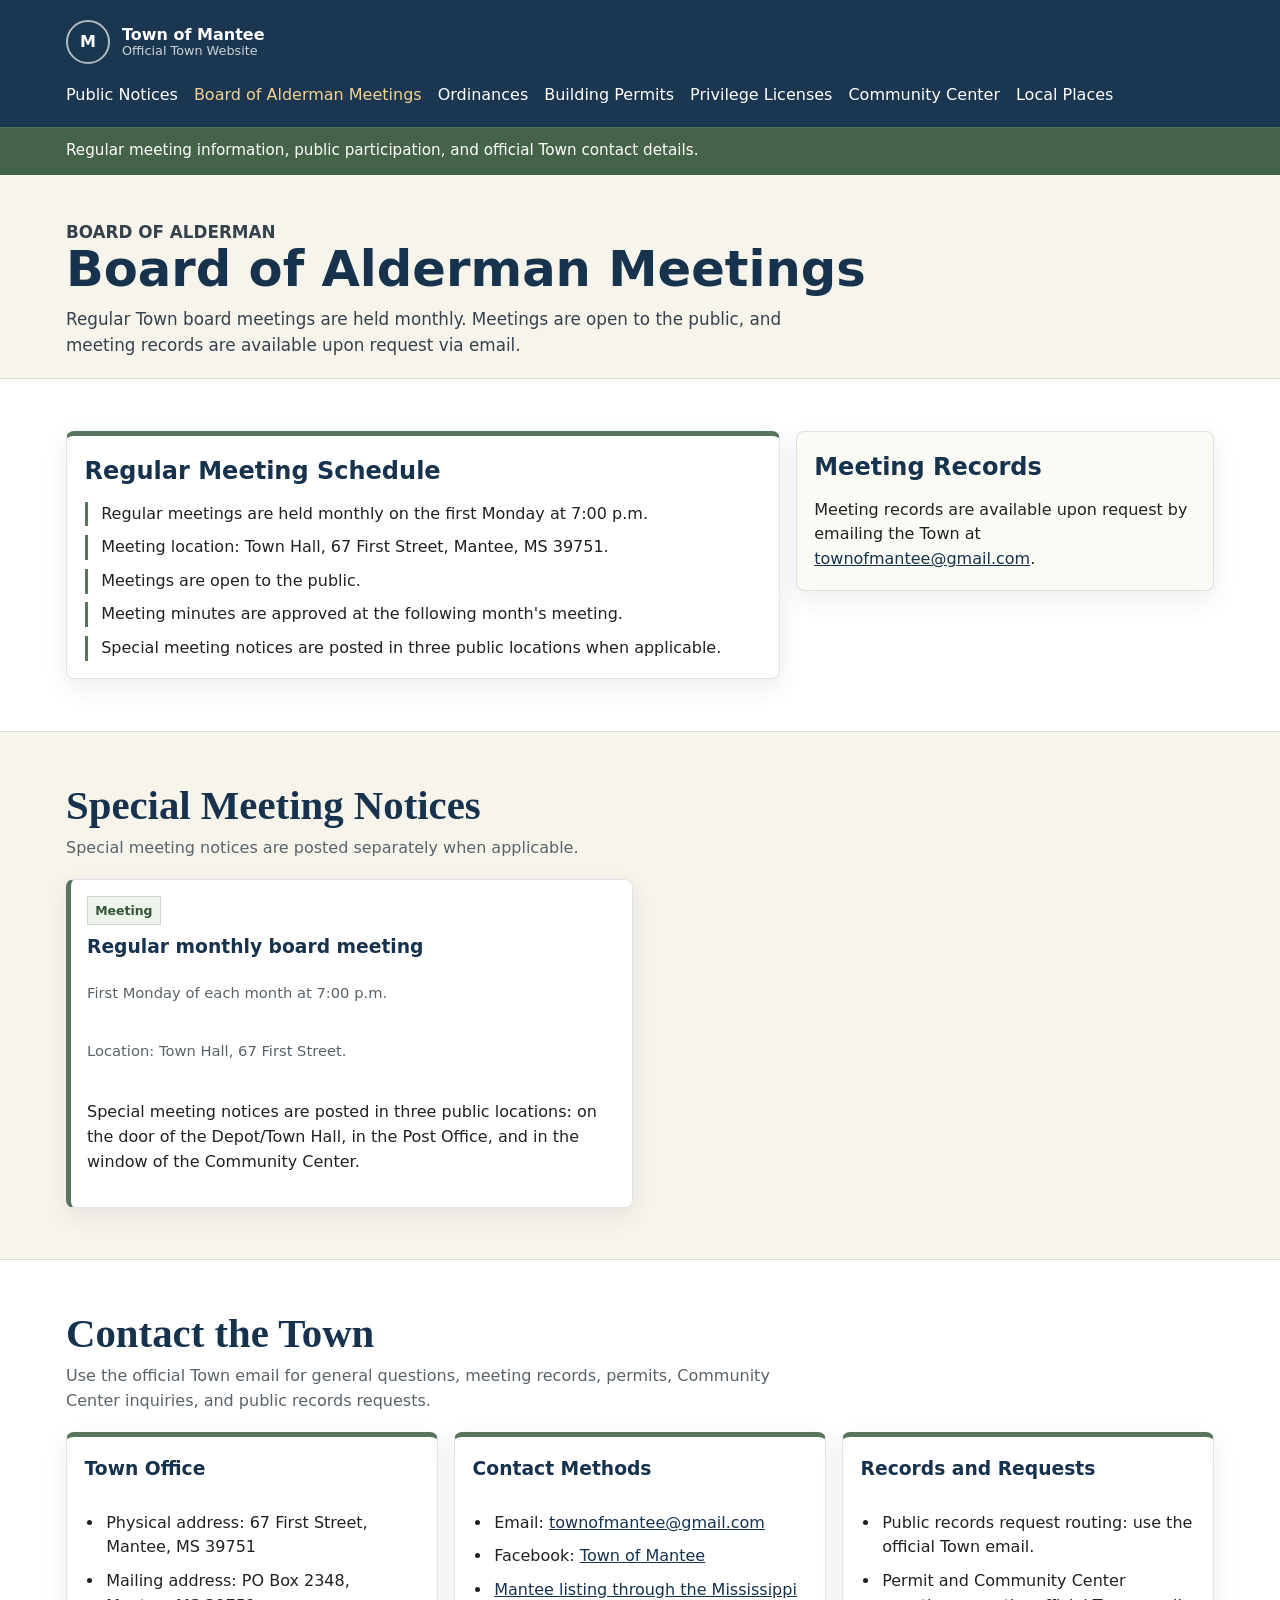
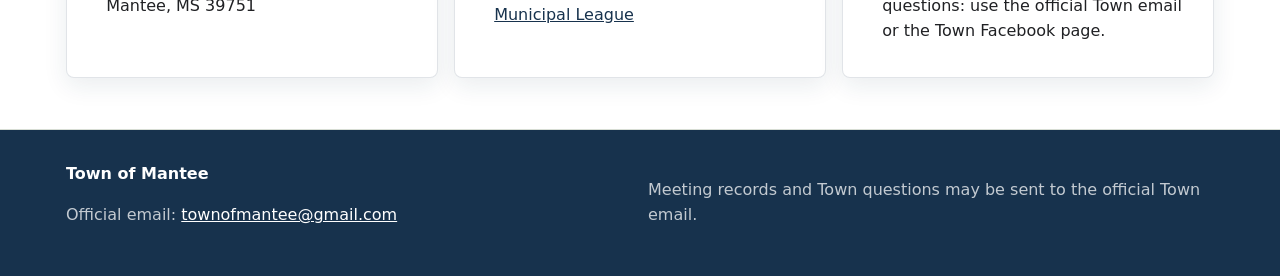
<file: prototype/meetings.html>
<!doctype html>
<html lang="en">
<head>
  <meta charset="utf-8">
  <meta name="viewport" content="width=device-width, initial-scale=1">
  <title>Board of Alderman Meetings | Town of Mantee</title>
  <link rel="stylesheet" href="assets/css/site.css">
</head>
<body>
  <header class="site-header">
    <div class="topbar">
      <a class="brand" href="index.html"><span class="brand-mark">M</span><span class="brand-text"><strong>Town of Mantee</strong><span>Official Town Website</span></span></a>
      <button class="nav-toggle" type="button" data-nav-toggle aria-expanded="false" aria-controls="site-nav">Menu</button>
    </div>
    <nav class="site-nav" id="site-nav" data-site-nav data-open="false" aria-label="Primary navigation">
      <ul>
        <li><a href="public-notices.html">Public Notices</a></li>
        <li><a href="meetings.html" aria-current="page">Board of Alderman Meetings</a></li>
        <li><a href="ordinances.html">Ordinances</a></li>
        <li><a href="building-permits.html">Building Permits</a></li>
        <li><a href="privilege-licenses.html">Privilege Licenses</a></li>
        <li><a href="community-center.html">Community Center</a></li>
        <li><a href="community.html">Local Places</a></li>
      </ul>
    </nav>
  </header>
  <div class="official-strip"><div class="wrap">Regular meeting information, public participation, and official Town contact details.</div></div>
  <main>
    <section class="wrap page-title">
      <p class="eyebrow">Board of Alderman</p>
      <h1>Board of Alderman Meetings</h1>
      <p>Regular Town board meetings are held monthly. Meetings are open to the public, and meeting records are available upon request via email.</p>
    </section>
    <section class="section alt">
      <div class="wrap page-intro-grid">
        <article class="card accent">
          <h2>Regular Meeting Schedule</h2>
          <ul class="check-list">
            <li>Regular meetings are held monthly on the first Monday at 7:00 p.m.</li>
            <li>Meeting location: Town Hall, 67 First Street, Mantee, MS 39751.</li>
            <li>Meetings are open to the public.</li>
            <li>Meeting minutes are approved at the following month's meeting.</li>
            <li>Special meeting notices are posted in three public locations when applicable.</li>
          </ul>
        </article>
        <article class="card quiet">
          <h2>Meeting Records</h2>
          <p>Meeting records are available upon request by emailing the Town at <a href="mailto:townofmantee@gmail.com">townofmantee@gmail.com</a>.</p>
        </article>
      </div>
    </section>
    <section class="section">
      <div class="wrap">
        <div class="section-header">
          <h2>Special Meeting Notices</h2>
          <p>Special meeting notices are posted separately when applicable.</p>
        </div>
        <ul class="record-list">
          <li class="record">
            <span class="tag">Meeting</span>
            <h3>Regular monthly board meeting</h3>
            <p class="meta">First Monday of each month at 7:00 p.m.</p>
            <p class="meta">Location: Town Hall, 67 First Street.</p>
            <p>Special meeting notices are posted in three public locations: on the door of the Depot/Town Hall, in the Post Office, and in the window of the Community Center.</p>
          </li>
        </ul>
      </div>
    </section>
    <section class="section alt" id="contact-town">
      <div class="wrap">
        <div class="section-header">
          <h2>Contact the Town</h2>
          <p>Use the official Town email for general questions, meeting records, permits, Community Center inquiries, and public records requests.</p>
        </div>
        <div class="card-grid">
          <article class="card accent">
            <h3>Town Office</h3>
            <ul class="info-list">
              <li>Physical address: 67 First Street, Mantee, MS 39751</li>
              <li>Mailing address: PO Box 2348, Mantee, MS 39751</li>
            </ul>
          </article>
          <article class="card accent">
            <h3>Contact Methods</h3>
            <ul class="info-list">
              <li>Email: <a href="mailto:townofmantee@gmail.com">townofmantee@gmail.com</a></li>
              <li>Facebook: <a href="https://www.facebook.com/p/Town-of-Mantee-100071335804573/">Town of Mantee</a></li>
              <li><a href="https://www.mmlonline.com/members/municipalities/Mantee/">Mantee listing through the Mississippi Municipal League</a></li>
            </ul>
          </article>
          <article class="card accent">
            <h3>Records and Requests</h3>
            <ul class="info-list">
              <li>Public records request routing: use the official Town email.</li>
              <li>Permit and Community Center questions: use the official Town email or the Town Facebook page.</li>
            </ul>
          </article>
        </div>
      </div>
    </section>
  </main>
  <footer class="site-footer"><div class="wrap footer-grid"><div><strong>Town of Mantee</strong><p class="footer-note">Official email: <a href="mailto:townofmantee@gmail.com">townofmantee@gmail.com</a></p></div><div><p class="footer-note">Meeting records and Town questions may be sent to the official Town email.</p></div></div></footer>
  <script src="assets/js/site.js"></script>
</body>
</html>
</file>
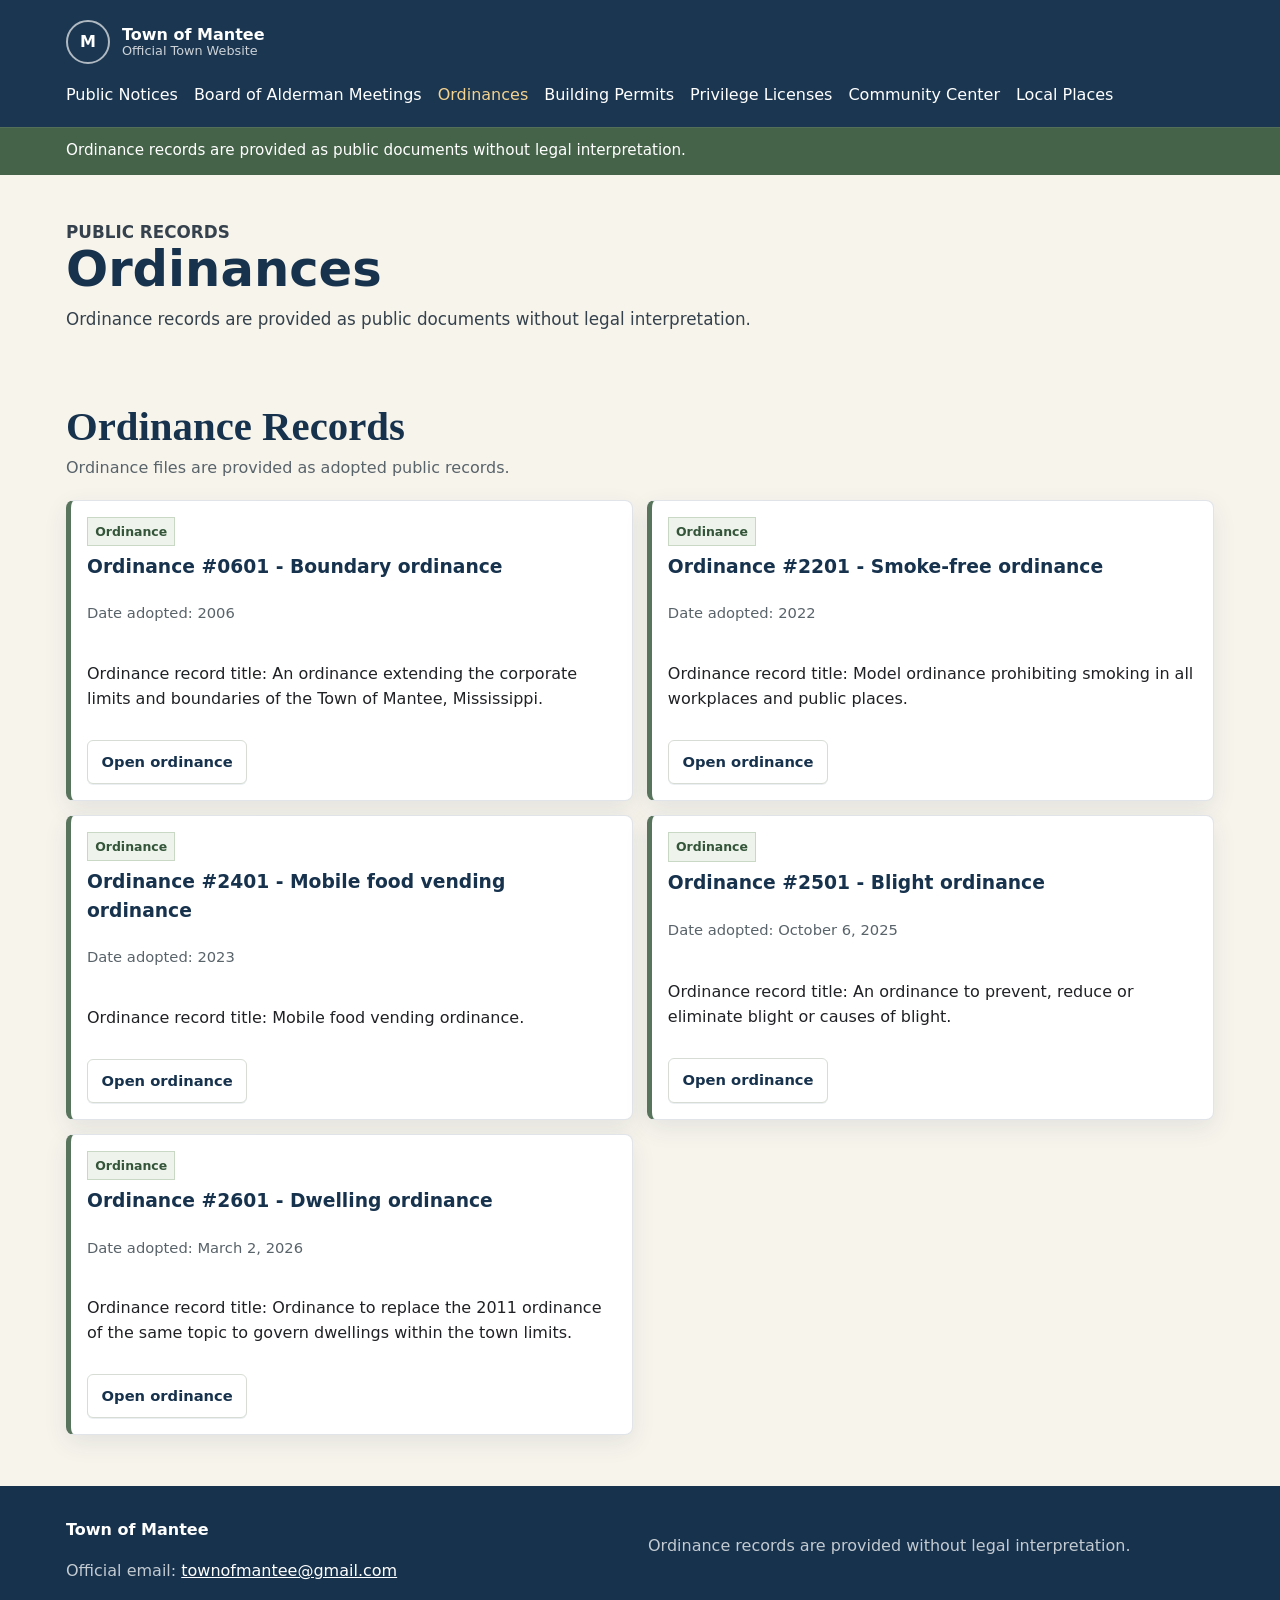
<file: prototype/ordinances.html>
<!doctype html>
<html lang="en">
<head>
  <meta charset="utf-8">
  <meta name="viewport" content="width=device-width, initial-scale=1">
  <title>Ordinances | Town of Mantee</title>
  <link rel="stylesheet" href="assets/css/site.css">
</head>
<body>
  <header class="site-header">
    <div class="topbar">
      <a class="brand" href="index.html"><span class="brand-mark">M</span><span class="brand-text"><strong>Town of Mantee</strong><span>Official Town Website</span></span></a>
      <button class="nav-toggle" type="button" data-nav-toggle aria-expanded="false" aria-controls="site-nav">Menu</button>
    </div>
    <nav class="site-nav" id="site-nav" data-site-nav data-open="false" aria-label="Primary navigation">
      <ul>
        <li><a href="public-notices.html">Public Notices</a></li>
        <li><a href="meetings.html">Board of Alderman Meetings</a></li>
        <li><a href="ordinances.html" aria-current="page">Ordinances</a></li>
        <li><a href="building-permits.html">Building Permits</a></li>
        <li><a href="privilege-licenses.html">Privilege Licenses</a></li>
        <li><a href="community-center.html">Community Center</a></li>
        <li><a href="community.html">Local Places</a></li>
      </ul>
    </nav>
  </header>
  <div class="official-strip"><div class="wrap">Ordinance records are provided as public documents without legal interpretation.</div></div>
  <main>
    <section class="wrap page-title">
      <p class="eyebrow">Public Records</p>
      <h1>Ordinances</h1>
      <p>Ordinance records are provided as public documents without legal interpretation.</p>
    </section>
    <section class="section">
      <div class="wrap">
        <div class="section-header"><h2>Ordinance Records</h2><p>Ordinance files are provided as adopted public records.</p></div>
        <ul class="record-list">
          <li class="record">
            <span class="tag">Ordinance</span>
            <h3>Ordinance #0601 - Boundary ordinance</h3>
            <p class="meta">Date adopted: 2006</p>
            <p>Ordinance record title: An ordinance extending the corporate limits and boundaries of the Town of Mantee, Mississippi.</p>
            <div class="record-actions">
              <a class="button small secondary" href="assets/documents/ordinances/boundary-ordinance-0601.pdf">Open ordinance</a>
            </div>
          </li>
          <li class="record">
            <span class="tag">Ordinance</span>
            <h3>Ordinance #2201 - Smoke-free ordinance</h3>
            <p class="meta">Date adopted: 2022</p>
            <p>Ordinance record title: Model ordinance prohibiting smoking in all workplaces and public places.</p>
            <div class="record-actions">
              <a class="button small secondary" href="assets/documents/ordinances/smokefree-ordinance-2201.pdf">Open ordinance</a>
            </div>
          </li>
          <li class="record">
            <span class="tag">Ordinance</span>
            <h3>Ordinance #2401 - Mobile food vending ordinance</h3>
            <p class="meta">Date adopted: 2023</p>
            <p>Ordinance record title: Mobile food vending ordinance.</p>
            <div class="record-actions">
              <a class="button small secondary" href="assets/documents/ordinances/mobile-food-vending-ordinance-signed.pdf">Open ordinance</a>
            </div>
          </li>
          <li class="record">
            <span class="tag">Ordinance</span>
            <h3>Ordinance #2501 - Blight ordinance</h3>
            <p class="meta">Date adopted: October 6, 2025</p>
            <p>Ordinance record title: An ordinance to prevent, reduce or eliminate blight or causes of blight.</p>
            <div class="record-actions">
              <a class="button small secondary" href="assets/documents/ordinances/blight-ordinance-2501-signed.pdf">Open ordinance</a>
            </div>
          </li>
          <li class="record">
            <span class="tag">Ordinance</span>
            <h3>Ordinance #2601 - Dwelling ordinance</h3>
            <p class="meta">Date adopted: March 2, 2026</p>
            <p>Ordinance record title: Ordinance to replace the 2011 ordinance of the same topic to govern dwellings within the town limits.</p>
            <div class="record-actions">
              <a class="button small secondary" href="assets/documents/ordinances/dwelling-ordinance-2601.pdf">Open ordinance</a>
            </div>
          </li>
        </ul>
      </div>
    </section>
  </main>
  <footer class="site-footer"><div class="wrap footer-grid"><div><strong>Town of Mantee</strong><p class="footer-note">Official email: <a href="mailto:townofmantee@gmail.com">townofmantee@gmail.com</a></p></div><div><p class="footer-note">Ordinance records are provided without legal interpretation.</p></div></div></footer>
  <script src="assets/js/site.js"></script>
</body>
</html>
</file>
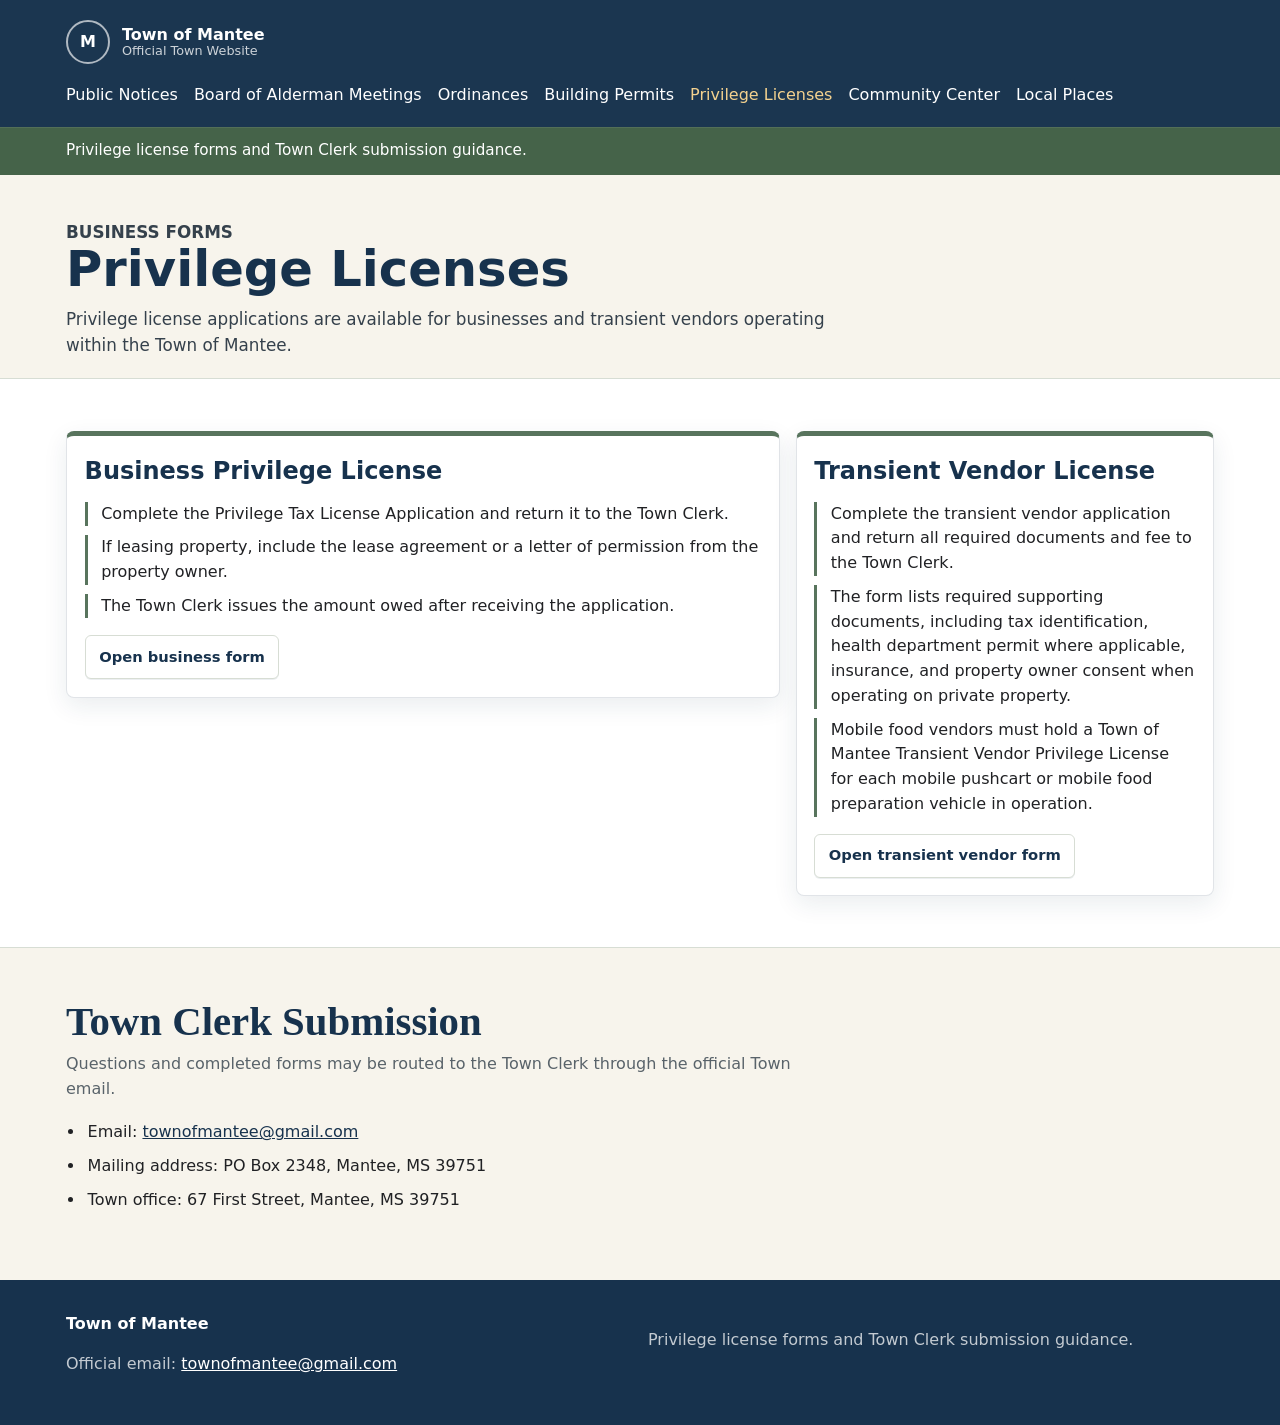
<file: prototype/privilege-licenses.html>
<!doctype html>
<html lang="en">
<head>
  <meta charset="utf-8">
  <meta name="viewport" content="width=device-width, initial-scale=1">
  <title>Privilege Licenses | Town of Mantee</title>
  <link rel="stylesheet" href="assets/css/site.css">
</head>
<body>
  <header class="site-header">
    <div class="topbar">
      <a class="brand" href="index.html"><span class="brand-mark">M</span><span class="brand-text"><strong>Town of Mantee</strong><span>Official Town Website</span></span></a>
      <button class="nav-toggle" type="button" data-nav-toggle aria-expanded="false" aria-controls="site-nav">Menu</button>
    </div>
    <nav class="site-nav" id="site-nav" data-site-nav data-open="false" aria-label="Primary navigation">
      <ul>
        <li><a href="public-notices.html">Public Notices</a></li>
        <li><a href="meetings.html">Board of Alderman Meetings</a></li>
        <li><a href="ordinances.html">Ordinances</a></li>
        <li><a href="building-permits.html">Building Permits</a></li>
        <li><a href="privilege-licenses.html" aria-current="page">Privilege Licenses</a></li>
        <li><a href="community-center.html">Community Center</a></li>
        <li><a href="community.html">Local Places</a></li>
      </ul>
    </nav>
  </header>
  <div class="official-strip"><div class="wrap">Privilege license forms and Town Clerk submission guidance.</div></div>
  <main>
    <section class="wrap page-title">
      <p class="eyebrow">Business Forms</p>
      <h1>Privilege Licenses</h1>
      <p>Privilege license applications are available for businesses and transient vendors operating within the Town of Mantee.</p>
    </section>
    <section class="section alt">
      <div class="wrap page-intro-grid">
        <article class="card accent">
          <h2>Business Privilege License</h2>
          <ul class="check-list">
            <li>Complete the Privilege Tax License Application and return it to the Town Clerk.</li>
            <li>If leasing property, include the lease agreement or a letter of permission from the property owner.</li>
            <li>The Town Clerk issues the amount owed after receiving the application.</li>
          </ul>
          <div class="record-actions">
            <a class="button small secondary" href="assets/documents/forms/privilege-tax-license-application.docx">Open business form</a>
          </div>
        </article>
        <article class="card accent">
          <h2>Transient Vendor License</h2>
          <ul class="check-list">
            <li>Complete the transient vendor application and return all required documents and fee to the Town Clerk.</li>
            <li>The form lists required supporting documents, including tax identification, health department permit where applicable, insurance, and property owner consent when operating on private property.</li>
            <li>Mobile food vendors must hold a Town of Mantee Transient Vendor Privilege License for each mobile pushcart or mobile food preparation vehicle in operation.</li>
          </ul>
          <div class="record-actions">
            <a class="button small secondary" href="assets/documents/forms/privilege-tax-license-application-transient-vendor.docx">Open transient vendor form</a>
          </div>
        </article>
      </div>
    </section>
    <section class="section">
      <div class="wrap">
        <div class="section-header">
          <h2>Town Clerk Submission</h2>
          <p>Questions and completed forms may be routed to the Town Clerk through the official Town email.</p>
        </div>
        <ul class="info-list">
          <li>Email: <a href="mailto:townofmantee@gmail.com">townofmantee@gmail.com</a></li>
          <li>Mailing address: PO Box 2348, Mantee, MS 39751</li>
          <li>Town office: 67 First Street, Mantee, MS 39751</li>
        </ul>
      </div>
    </section>
  </main>
  <footer class="site-footer"><div class="wrap footer-grid"><div><strong>Town of Mantee</strong><p class="footer-note">Official email: <a href="mailto:townofmantee@gmail.com">townofmantee@gmail.com</a></p></div><div><p class="footer-note">Privilege license forms and Town Clerk submission guidance.</p></div></div></footer>
  <script src="assets/js/site.js"></script>
</body>
</html>
</file>
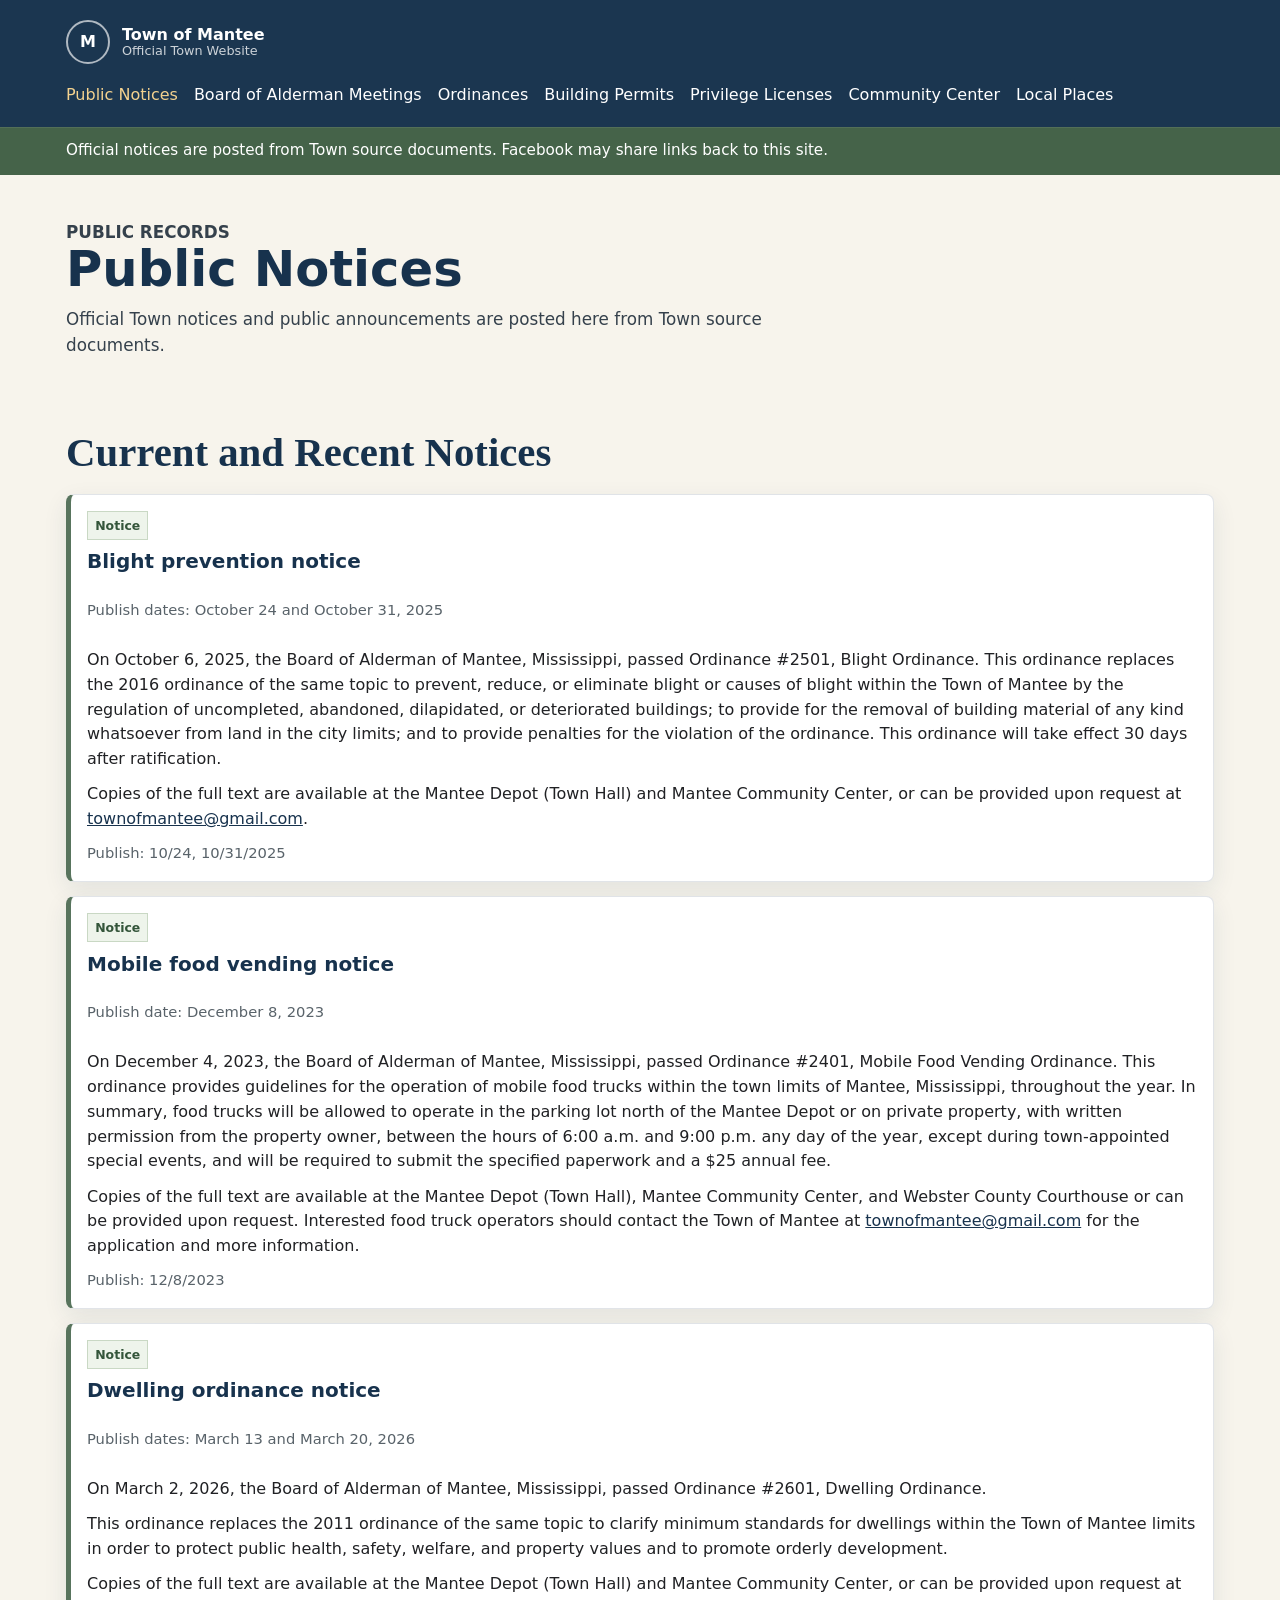
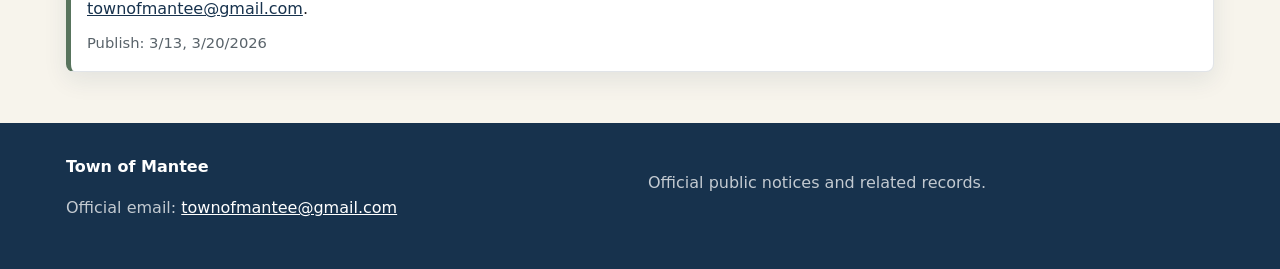
<file: prototype/public-notices.html>
<!doctype html>
<html lang="en">
<head>
  <meta charset="utf-8">
  <meta name="viewport" content="width=device-width, initial-scale=1">
  <title>Public Notices | Town of Mantee</title>
  <link rel="stylesheet" href="assets/css/site.css">
</head>
<body>
  <header class="site-header">
    <div class="topbar">
      <a class="brand" href="index.html"><span class="brand-mark">M</span><span class="brand-text"><strong>Town of Mantee</strong><span>Official Town Website</span></span></a>
      <button class="nav-toggle" type="button" data-nav-toggle aria-expanded="false" aria-controls="site-nav">Menu</button>
    </div>
    <nav class="site-nav" id="site-nav" data-site-nav data-open="false" aria-label="Primary navigation">
      <ul>
        <li><a href="public-notices.html" aria-current="page">Public Notices</a></li>
        <li><a href="meetings.html">Board of Alderman Meetings</a></li>
        <li><a href="ordinances.html">Ordinances</a></li>
        <li><a href="building-permits.html">Building Permits</a></li>
        <li><a href="privilege-licenses.html">Privilege Licenses</a></li>
        <li><a href="community-center.html">Community Center</a></li>
        <li><a href="community.html">Local Places</a></li>
      </ul>
    </nav>
  </header>
  <div class="official-strip"><div class="wrap">Official notices are posted from Town source documents. Facebook may share links back to this site.</div></div>
  <main>
    <section class="wrap page-title">
      <p class="eyebrow">Public Records</p>
      <h1>Public Notices</h1>
      <p>Official Town notices and public announcements are posted here from Town source documents.</p>
    </section>
    <section class="section">
      <div class="wrap">
        <div class="section-header">
          <h2>Current and Recent Notices</h2>
        </div>
        <ul class="record-list notice-list">
          <li class="record">
            <span class="tag">Notice</span>
            <h2>Blight prevention notice</h2>
            <p class="meta">Publish dates: October 24 and October 31, 2025</p>
            <div class="notice-text">
              <p>On October 6, 2025, the Board of Alderman of Mantee, Mississippi, passed Ordinance #2501, Blight Ordinance. This ordinance replaces the 2016 ordinance of the same topic to prevent, reduce, or eliminate blight or causes of blight within the Town of Mantee by the regulation of uncompleted, abandoned, dilapidated, or deteriorated buildings; to provide for the removal of building material of any kind whatsoever from land in the city limits; and to provide penalties for the violation of the ordinance. This ordinance will take effect 30 days after ratification.</p>
              <p>Copies of the full text are available at the Mantee Depot (Town Hall) and Mantee Community Center, or can be provided upon request at <a href="mailto:townofmantee@gmail.com">townofmantee@gmail.com</a>.</p>
              <p class="notice-source">Publish: 10/24, 10/31/2025</p>
            </div>
          </li>
          <li class="record">
            <span class="tag">Notice</span>
            <h2>Mobile food vending notice</h2>
            <p class="meta">Publish date: December 8, 2023</p>
            <div class="notice-text">
              <p>On December 4, 2023, the Board of Alderman of Mantee, Mississippi, passed Ordinance #2401, Mobile Food Vending Ordinance. This ordinance provides guidelines for the operation of mobile food trucks within the town limits of Mantee, Mississippi, throughout the year. In summary, food trucks will be allowed to operate in the parking lot north of the Mantee Depot or on private property, with written permission from the property owner, between the hours of 6:00 a.m. and 9:00 p.m. any day of the year, except during town-appointed special events, and will be required to submit the specified paperwork and a $25 annual fee.</p>
              <p>Copies of the full text are available at the Mantee Depot (Town Hall), Mantee Community Center, and Webster County Courthouse or can be provided upon request. Interested food truck operators should contact the Town of Mantee at <a href="mailto:townofmantee@gmail.com">townofmantee@gmail.com</a> for the application and more information.</p>
              <p class="notice-source">Publish: 12/8/2023</p>
            </div>
          </li>
          <li class="record">
            <span class="tag">Notice</span>
            <h2>Dwelling ordinance notice</h2>
            <p class="meta">Publish dates: March 13 and March 20, 2026</p>
            <div class="notice-text">
              <p>On March 2, 2026, the Board of Alderman of Mantee, Mississippi, passed Ordinance #2601, Dwelling Ordinance.</p>
              <p>This ordinance replaces the 2011 ordinance of the same topic to clarify minimum standards for dwellings within the Town of Mantee limits in order to protect public health, safety, welfare, and property values and to promote orderly development.</p>
              <p>Copies of the full text are available at the Mantee Depot (Town Hall) and Mantee Community Center, or can be provided upon request at <a href="mailto:townofmantee@gmail.com">townofmantee@gmail.com</a>.</p>
              <p class="notice-source">Publish: 3/13, 3/20/2026</p>
            </div>
          </li>
        </ul>
      </div>
    </section>
  </main>
  <footer class="site-footer"><div class="wrap footer-grid"><div><strong>Town of Mantee</strong><p class="footer-note">Official email: <a href="mailto:townofmantee@gmail.com">townofmantee@gmail.com</a></p></div><div><p class="footer-note">Official public notices and related records.</p></div></div></footer>
  <script src="assets/js/site.js"></script>
</body>
</html>
</file>
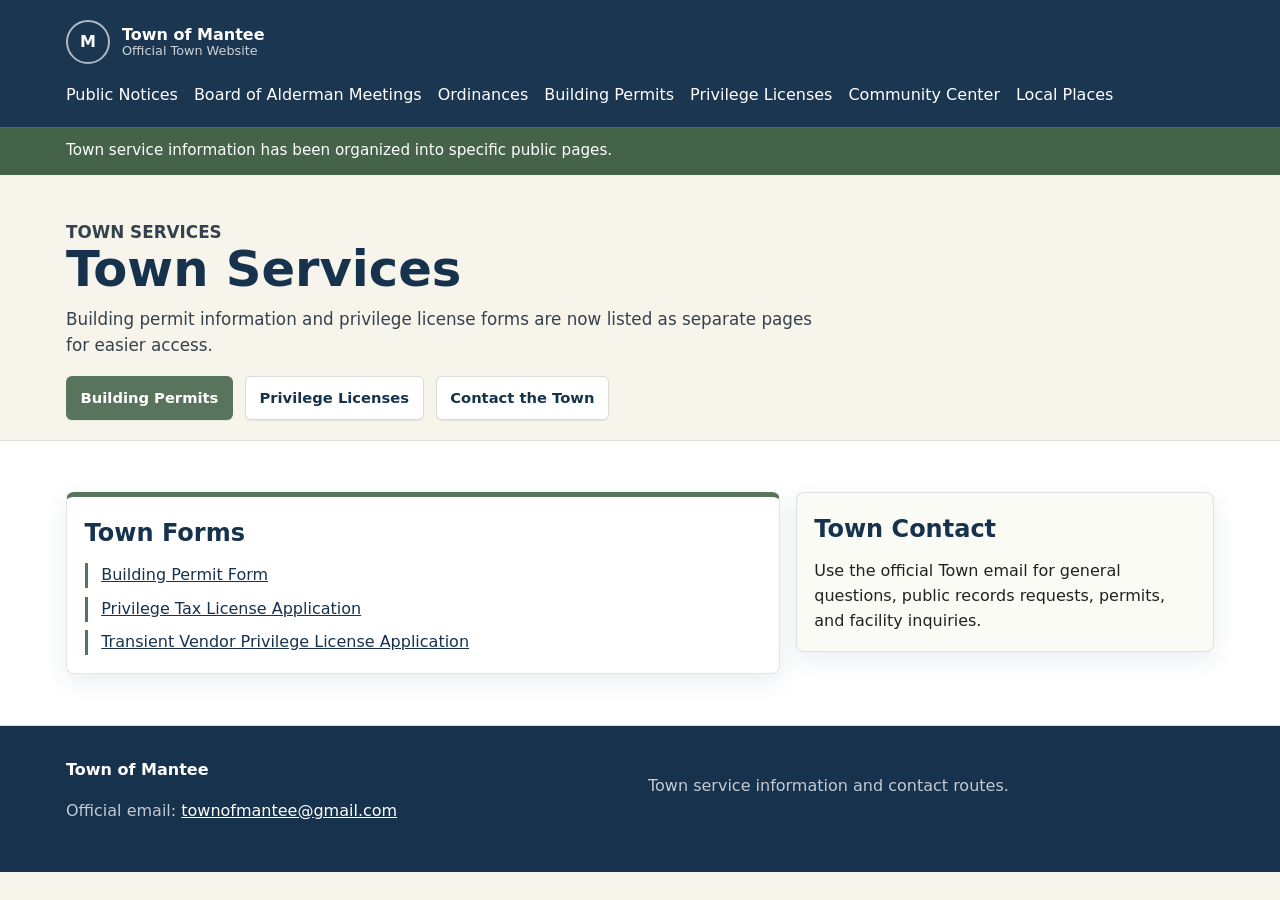
<file: prototype/resident-services.html>
<!doctype html>
<html lang="en">
<head>
  <meta charset="utf-8">
  <meta name="viewport" content="width=device-width, initial-scale=1">
  <title>Town Services | Town of Mantee</title>
  <link rel="stylesheet" href="assets/css/site.css">
</head>
<body>
  <header class="site-header">
    <div class="topbar">
      <a class="brand" href="index.html"><span class="brand-mark">M</span><span class="brand-text"><strong>Town of Mantee</strong><span>Official Town Website</span></span></a>
      <button class="nav-toggle" type="button" data-nav-toggle aria-expanded="false" aria-controls="site-nav">Menu</button>
    </div>
    <nav class="site-nav" id="site-nav" data-site-nav data-open="false" aria-label="Primary navigation">
      <ul>
        <li><a href="public-notices.html">Public Notices</a></li>
        <li><a href="meetings.html">Board of Alderman Meetings</a></li>
        <li><a href="ordinances.html">Ordinances</a></li>
        <li><a href="building-permits.html">Building Permits</a></li>
        <li><a href="privilege-licenses.html">Privilege Licenses</a></li>
        <li><a href="community-center.html">Community Center</a></li>
        <li><a href="community.html">Local Places</a></li>
      </ul>
    </nav>
  </header>
  <div class="official-strip"><div class="wrap">Town service information has been organized into specific public pages.</div></div>
  <main>
    <section class="wrap page-title">
      <p class="eyebrow">Town Services</p>
      <h1>Town Services</h1>
      <p>Building permit information and privilege license forms are now listed as separate pages for easier access.</p>
      <div class="page-actions">
        <a class="button small" href="building-permits.html">Building Permits</a>
        <a class="button small secondary" href="privilege-licenses.html">Privilege Licenses</a>
        <a class="button small secondary" href="meetings.html#contact-town">Contact the Town</a>
      </div>
    </section>
    <section class="section alt">
      <div class="wrap page-intro-grid">
        <article class="card accent">
          <h2>Town Forms</h2>
          <ul class="check-list">
            <li><a href="building-permits.html">Building Permit Form</a></li>
            <li><a href="privilege-licenses.html">Privilege Tax License Application</a></li>
            <li><a href="privilege-licenses.html">Transient Vendor Privilege License Application</a></li>
          </ul>
        </article>
        <article class="card quiet">
          <h2>Town Contact</h2>
          <p>Use the official Town email for general questions, public records requests, permits, and facility inquiries.</p>
        </article>
      </div>
    </section>
  </main>
  <footer class="site-footer"><div class="wrap footer-grid"><div><strong>Town of Mantee</strong><p class="footer-note">Official email: <a href="mailto:townofmantee@gmail.com">townofmantee@gmail.com</a></p></div><div><p class="footer-note">Town service information and contact routes.</p></div></div></footer>
  <script src="assets/js/site.js"></script>
</body>
</html>
</file>
<file: prototype/assets/css/site.css>
:root {
  --navy: #17324d;
  --navy-dark: #10283f;
  --green: #58745d;
  --green-dark: #456349;
  --cream: #f7f4ec;
  --cream-strong: #fff7e5;
  --gray: #d7ddd4;
  --text: #202124;
  --muted: #59636a;
  --white: #ffffff;
  --focus: #a57935;
  --gold: #e7c77e;
  --copper: #b77745;
  --shadow: 0 16px 45px rgba(23, 50, 77, 0.13);
  --shadow-soft: 0 8px 24px rgba(23, 50, 77, 0.09);
  --panel: #fffaf0;
  --display-font: Georgia, "Times New Roman", serif;
}

* {
  box-sizing: border-box;
}

html {
  scroll-behavior: smooth;
}

body {
  margin: 0;
  background: var(--cream);
  color: var(--text);
  font-family: system-ui, -apple-system, BlinkMacSystemFont, "Segoe UI", sans-serif;
  line-height: 1.55;
}

a {
  color: var(--navy);
}

a:hover {
  color: var(--green);
}

a:focus,
button:focus {
  outline: 3px solid var(--focus);
  outline-offset: 3px;
}

.site-header {
  position: sticky;
  top: 0;
  z-index: 20;
  background: rgba(23, 50, 77, 0.98);
  color: var(--white);
  box-shadow: 0 1px 0 rgba(255, 255, 255, 0.08);
  transition: background-color 180ms ease, box-shadow 180ms ease;
}

.site-header.is-scrolled {
  background: rgba(23, 50, 77, 0.84);
  box-shadow: 0 12px 30px rgba(16, 40, 63, 0.18);
  backdrop-filter: blur(14px);
}

.site-header[data-menu-open="true"] {
  background: rgba(23, 50, 77, 0.98);
}

.topbar {
  display: flex;
  align-items: center;
  justify-content: space-between;
  gap: 1rem;
  max-width: 1180px;
  margin: 0 auto;
  padding: 1rem;
  transition: padding 180ms ease;
}

.brand {
  display: inline-flex;
  align-items: center;
  gap: 0.75rem;
  min-width: 0;
  color: var(--white);
  text-decoration: none;
}

.brand-mark {
  display: grid;
  width: 44px;
  height: 44px;
  place-items: center;
  border: 2px solid rgba(255, 255, 255, 0.65);
  border-radius: 50%;
  font-weight: 800;
}

.brand-text {
  display: grid;
  min-width: 0;
  line-height: 1.1;
}

.brand-text strong {
  overflow: hidden;
  font-size: 1rem;
  text-overflow: ellipsis;
  white-space: nowrap;
}

.brand-text span {
  overflow: hidden;
  color: rgba(255, 255, 255, 0.78);
  font-size: 0.8rem;
  text-overflow: ellipsis;
  white-space: nowrap;
}

.nav-toggle {
  flex: 0 0 auto;
  border: 1px solid rgba(255, 255, 255, 0.45);
  background: transparent;
  color: var(--white);
  min-height: 44px;
  padding: 0.55rem 0.8rem;
  font: inherit;
}

.site-nav {
  display: none;
  max-width: 1180px;
  margin: 0 auto;
  padding: 0 1rem 1rem;
}

.site-nav[data-open="true"] {
  display: block;
}

.site-nav ul {
  display: grid;
  gap: 0.35rem;
  padding: 0;
  margin: 0;
  list-style: none;
}

.site-nav a {
  display: block;
  padding: 0.7rem 0;
  color: var(--white);
  text-decoration: none;
  border-top: 1px solid rgba(255, 255, 255, 0.18);
}

.site-nav a[aria-current="page"] {
  color: #f4d28f;
}

.official-strip {
  background: var(--green-dark);
  color: var(--white);
}

.official-strip .wrap {
  max-width: 1180px;
  margin: 0 auto;
  padding: 0.75rem 1rem;
  font-size: 0.95rem;
}

.wrap {
  max-width: 1180px;
  margin: 0 auto;
  padding: 0 1rem;
}

.hero-band {
  position: relative;
  overflow: hidden;
  background: var(--panel);
  border-bottom: 1px solid rgba(23, 50, 77, 0.12);
}

.photo-hero {
  background: var(--navy);
  color: var(--white);
}

.photo-hero::after {
  position: absolute;
  inset: 0;
  content: "";
  background:
    linear-gradient(90deg, rgba(16, 40, 63, 0.68), rgba(16, 40, 63, 0.42) 45%, rgba(16, 40, 63, 0.88)),
    linear-gradient(0deg, rgba(16, 40, 63, 0.2), rgba(16, 40, 63, 0.2));
}

.hero-backdrop {
  position: absolute;
  inset: 0;
}

.hero-backdrop img {
  width: 100%;
  height: 100%;
  object-fit: cover;
  object-position: 34% center;
}

.hero {
  position: relative;
  z-index: 1;
  display: grid;
  gap: 1.5rem;
  padding: 4.25rem 1rem 3rem;
}

.hero-copy {
  display: grid;
  align-content: center;
  width: 100%;
  max-width: 780px;
}

.hero h1 {
  margin: 0;
  color: var(--navy);
  font-family: var(--display-font);
  font-size: clamp(3.15rem, 13vw, 4.8rem);
  font-weight: 700;
  line-height: 1;
  letter-spacing: 0;
}

.photo-hero h1 {
  color: var(--white);
  text-shadow: 0 2px 18px rgba(0, 0, 0, 0.18);
}

.hero p,
.hero-lede {
  max-width: 720px;
  margin: 0.85rem 0 0;
  color: #35414c;
  font-size: 1.08rem;
}

.photo-hero p,
.photo-hero .hero-lede {
  color: rgba(255, 255, 255, 0.92);
}

.hero .hero-lede {
  max-width: 640px;
  font-size: clamp(1.08rem, 2.3vw, 1.35rem);
  line-height: 1.45;
}

.eyebrow {
  margin: 0 0 0.6rem;
  color: var(--green);
  font-size: 0.82rem;
  font-weight: 800;
  text-transform: uppercase;
}

.photo-hero .eyebrow {
  color: var(--gold);
}

.draft-note {
  display: none;
}

.hero-figure {
  margin: 0;
}

.split figure,
.page-title figure {
  margin: 0;
}

.hero-photo {
  min-height: 300px;
  border: 6px solid var(--white);
  outline: 1px solid var(--gray);
}

.photo-frame {
  overflow: hidden;
  min-height: 220px;
  border: 1px solid var(--gray);
  background: var(--white);
  box-shadow: var(--shadow-soft);
}

.photo-frame img {
  display: block;
  width: 100%;
  height: 100%;
  min-height: 220px;
  object-fit: cover;
}

.portrait-frame {
  width: min(100%, 340px);
  min-height: auto;
  margin-inline: auto;
  background: var(--white);
}

.portrait-frame img {
  height: auto;
  min-height: 0;
  max-height: none;
  object-fit: cover;
}

.portrait-frame + .photo-caption {
  max-width: 340px;
  margin-inline: auto;
}

.photo-caption {
  margin: 0.55rem 0 0;
  color: var(--muted);
  font-size: 0.92rem;
}

.card-grid {
  display: grid;
  gap: 1rem;
}

.hero-primary-actions {
  display: grid;
  gap: 0.8rem;
  max-width: 520px;
  margin: 1.45rem 0 0;
}

.button {
  display: inline-flex;
  align-items: center;
  justify-content: center;
  min-height: 52px;
  padding: 0.85rem 1.05rem;
  background: var(--green);
  border: 1px solid transparent;
  border-radius: 6px;
  color: var(--white);
  font-weight: 800;
  line-height: 1.15;
  text-align: center;
  text-decoration: none;
  box-shadow: 0 1px 0 rgba(23, 50, 77, 0.08);
  transition: background-color 150ms ease, border-color 150ms ease, color 150ms ease, transform 150ms ease;
}

.photo-hero .button,
.image-feature .button {
  box-shadow: 0 10px 24px rgba(0, 0, 0, 0.18);
}

.button:hover {
  background: var(--navy);
  color: var(--white);
  transform: translateY(-1px);
}

.button.secondary {
  background: var(--white);
  color: var(--navy);
  border: 1px solid var(--gray);
}

.button.secondary:hover {
  background: var(--navy);
  border-color: var(--navy);
  color: var(--white);
}

.photo-hero .button.secondary {
  background: rgba(255, 255, 255, 0.94);
  border-color: rgba(255, 255, 255, 0.7);
}

.button.small {
  width: fit-content;
  min-height: 44px;
  padding: 0.65rem 0.85rem;
  font-size: 0.92rem;
}

.section {
  padding: 2.25rem 0;
}

.section.alt {
  background: var(--white);
  border-top: 1px solid var(--gray);
  border-bottom: 1px solid var(--gray);
}

.section-header {
  display: grid;
  gap: 0.45rem;
  margin: 0 0 1.15rem;
}

.section-header h2,
.section-header h1 {
  margin: 0;
  color: var(--navy);
  font-family: var(--display-font);
  font-weight: 700;
  line-height: 1.12;
}

.section-header h2 {
  font-size: clamp(1.85rem, 4vw, 2.55rem);
}

.section-header p {
  max-width: 760px;
  margin: 0;
  color: var(--muted);
}

.section-header.wide {
  max-width: 860px;
}

.section-actions {
  display: flex;
  flex-wrap: wrap;
  gap: 0.75rem;
  margin-top: 1.35rem;
}

.action-hub-section {
  background: var(--cream);
  border-bottom: 1px solid var(--gray);
}

.community-story-section {
  background:
    linear-gradient(180deg, #fbfcfa 0%, #f2f6ef 100%);
  border-bottom: 1px solid rgba(23, 50, 77, 0.12);
}

.story-feature {
  display: grid;
  overflow: hidden;
  border: 1px solid rgba(23, 50, 77, 0.13);
  border-radius: 8px;
  background: var(--white);
  box-shadow: 0 18px 48px rgba(23, 50, 77, 0.11);
}

.story-photo {
  position: relative;
  min-height: 280px;
  margin: 0;
  background: var(--navy);
}

.story-photo::after {
  position: absolute;
  inset: 0;
  content: "";
  background: linear-gradient(0deg, rgba(16, 40, 63, 0.08), rgba(16, 40, 63, 0.08));
}

.story-photo img {
  width: 100%;
  height: 100%;
  min-height: 280px;
  object-fit: cover;
  object-position: 45% center;
}

.story-copy {
  display: grid;
  align-content: center;
  gap: 0.8rem;
  padding: clamp(1.2rem, 4vw, 2rem);
}

.story-copy h3 {
  margin: 0;
  color: var(--navy);
  font-family: var(--display-font);
  font-weight: 700;
  font-size: clamp(1.7rem, 3.4vw, 2.35rem);
  line-height: 1.08;
}

.story-copy p {
  margin: 0;
  color: var(--muted);
}

.identity-grid {
  display: grid;
  gap: 0.9rem;
  margin-top: 1.1rem;
}

.identity-card {
  position: relative;
  display: grid;
  min-height: 160px;
  overflow: hidden;
  border-radius: 8px;
  color: var(--white);
  text-decoration: none;
  box-shadow: var(--shadow-soft);
  isolation: isolate;
  transition: transform 150ms ease, box-shadow 150ms ease;
}

.identity-card::after {
  position: absolute;
  inset: 0;
  content: "";
  z-index: 1;
  background:
    linear-gradient(0deg, rgba(16, 40, 63, 0.78), rgba(16, 40, 63, 0.12) 64%),
    linear-gradient(90deg, rgba(16, 40, 63, 0.24), rgba(16, 40, 63, 0));
}

.identity-card img {
  width: 100%;
  height: 100%;
  min-height: 160px;
  object-fit: cover;
  transition: transform 200ms ease;
}

.identity-card span {
  position: absolute;
  z-index: 2;
  right: 0.9rem;
  bottom: 0.85rem;
  left: 0.9rem;
  color: var(--white);
  font-size: 1rem;
  font-weight: 850;
  line-height: 1.12;
  text-shadow: 0 2px 14px rgba(0, 0, 0, 0.35);
}

.identity-card:hover {
  color: var(--white);
  box-shadow: 0 16px 34px rgba(23, 50, 77, 0.16);
  transform: translateY(-2px);
}

.identity-card:hover img {
  transform: scale(1.03);
}

.action-hub-intro {
  max-width: 760px;
}

.action-hub-grid {
  display: grid;
  gap: 1rem;
}

.action-group {
  display: grid;
  gap: 0;
  background: var(--white);
  border: 1px solid rgba(23, 50, 77, 0.13);
  border-radius: 8px;
  box-shadow: var(--shadow-soft);
  overflow: hidden;
}

.action-group-header {
  display: grid;
  gap: 0.25rem;
  padding: 1rem 1rem 0.9rem;
  border-top: 4px solid var(--green);
  border-bottom: 1px solid var(--gray);
  background: #fbfbf5;
}

.action-group-header .eyebrow {
  margin-bottom: 0;
}

.action-group-header h3 {
  margin: 0;
  color: var(--navy);
  line-height: 1.2;
}

.action-link-list {
  display: grid;
}

.action-link {
  position: relative;
  display: grid;
  gap: 0.18rem;
  min-height: 78px;
  padding: 0.95rem 2rem 0.95rem 1rem;
  color: var(--navy);
  text-decoration: none;
  border-bottom: 1px solid var(--gray);
  transition: background-color 150ms ease, color 150ms ease;
}

.action-link:last-child {
  border-bottom: 0;
}

.action-link::after {
  position: absolute;
  top: 50%;
  right: 1rem;
  width: 0.5rem;
  height: 0.5rem;
  content: "";
  border-top: 2px solid currentColor;
  border-right: 2px solid currentColor;
  transform: translateY(-50%) rotate(45deg);
}

.action-link:hover {
  background: var(--cream-strong);
  color: var(--navy);
}

.action-link span {
  font-weight: 800;
  line-height: 1.2;
}

.action-link small {
  color: var(--muted);
  font-size: 0.9rem;
  line-height: 1.3;
}

.page-actions {
  display: flex;
  flex-wrap: wrap;
  gap: 0.75rem;
  margin-top: 1.1rem;
}

.page-intro-grid,
.review-grid {
  display: grid;
  gap: 1rem;
}

.card {
  display: grid;
  gap: 0.7rem;
  align-content: start;
  background: var(--white);
  border: 1px solid rgba(23, 50, 77, 0.13);
  border-radius: 8px;
  padding: 1.1rem;
  box-shadow: var(--shadow-soft);
}

.card h2,
.card h3 {
  margin-top: 0;
  margin-bottom: 0;
  color: var(--navy);
}

.card p {
  margin: 0;
}

.card.accent {
  border-top: 5px solid var(--green);
}

.card.quiet {
  background: #fbfbf5;
}

.records-section {
  background: var(--cream);
}

.document-grid {
  display: grid;
  gap: 1rem;
}

.document-card {
  display: grid;
  gap: 0.7rem;
  align-content: start;
  min-height: 100%;
  padding: 1.1rem;
  background: var(--white);
  border: 1px solid rgba(23, 50, 77, 0.13);
  border-top: 5px solid var(--green);
  border-radius: 8px;
  box-shadow: var(--shadow-soft);
}

.document-card h3 {
  margin: 0;
  color: var(--navy);
}

.document-card p {
  margin: 0;
}

.community-section {
  background: var(--cream);
  padding-bottom: 2rem;
}

.community-grid {
  display: grid;
  gap: 1rem;
}

.community-card {
  overflow: hidden;
  padding: 0;
  background: var(--white);
}

.community-card img {
  display: block;
  width: 100%;
  aspect-ratio: 4 / 3;
  object-fit: cover;
  border-bottom: 1px solid var(--gray);
}

.community-card > div {
  display: grid;
  gap: 0.65rem;
  padding: 1rem;
}

.community-card h3 {
  margin: 0;
}

.image-feature {
  position: relative;
  display: grid;
  align-items: center;
  overflow: hidden;
  min-height: 360px;
  background: var(--green);
  color: var(--white);
}

.image-feature::after {
  position: absolute;
  inset: 0;
  content: "";
  background:
    linear-gradient(90deg, rgba(16, 40, 63, 0.88), rgba(16, 40, 63, 0.72), rgba(16, 40, 63, 0.42)),
    linear-gradient(0deg, rgba(16, 40, 63, 0.2), rgba(16, 40, 63, 0.2));
}

.image-feature-backdrop {
  position: absolute;
  inset: 0;
}

.image-feature-backdrop img {
  width: 100%;
  height: 100%;
  object-fit: cover;
  object-position: center;
}

.image-feature-content {
  position: relative;
  z-index: 1;
  display: grid;
  gap: 1rem;
}

.image-feature .section-header h2,
.image-feature .section-header p {
  color: var(--white);
}

.image-feature .button.secondary {
  border-color: rgba(255, 255, 255, 0.7);
  background: rgba(255, 255, 255, 0.94);
}

.record-list {
  display: grid;
  gap: 0.85rem;
  margin: 0;
  padding: 0;
  list-style: none;
}

.record {
  display: grid;
  gap: 0.4rem;
  background: var(--white);
  border: 1px solid rgba(23, 50, 77, 0.13);
  border-left: 5px solid var(--green);
  border-radius: 8px;
  padding: 1rem;
  box-shadow: var(--shadow-soft);
}

.record h3 {
  margin: 0;
  color: var(--navy);
}

.record h2 {
  margin: 0;
  color: var(--navy);
  font-size: 1.25rem;
}

.record-actions {
  display: flex;
  flex-wrap: wrap;
  gap: 0.55rem;
  margin-top: 0.35rem;
}

.notice-text {
  display: grid;
  gap: 0.65rem;
  margin-top: 0.35rem;
  color: var(--text);
}

.notice-text p {
  margin: 0;
}

.notice-text .notice-source {
  color: var(--muted);
  font-size: 0.92rem;
}

.meta {
  color: var(--muted);
  font-size: 0.92rem;
}

.tag {
  display: inline-block;
  width: fit-content;
  padding: 0.25rem 0.45rem;
  background: #eef4eb;
  color: #34553a;
  border: 1px solid #c9d8c4;
  font-size: 0.78rem;
  font-weight: 800;
  letter-spacing: 0;
  text-transform: none;
}

.info-list {
  display: grid;
  gap: 0.55rem;
  padding-left: 1.2rem;
}

.info-list li {
  padding-left: 0.15rem;
}

.check-list {
  display: grid;
  gap: 0.55rem;
  margin: 0;
  padding: 0;
  list-style: none;
}

.check-list li {
  padding-left: 0.85rem;
  border-left: 3px solid var(--green);
}

.split {
  display: grid;
  gap: 1.25rem;
}

.page-title {
  padding: 2rem 1rem 1.25rem;
}

.page-title h1 {
  margin: 0;
  color: var(--navy);
  font-size: 2.2rem;
  line-height: 1;
}

.page-title p {
  max-width: 760px;
  margin: 0.75rem 0 0;
  color: #35414c;
  font-size: 1.05rem;
}

.site-footer {
  background: var(--navy);
  color: var(--white);
  margin-top: 0;
}

.footer-grid {
  display: grid;
  gap: 1rem;
  padding: 2rem 1rem;
}

.site-footer a {
  color: var(--white);
}

.footer-note {
  color: rgba(255, 255, 255, 0.74);
}

@media (min-width: 720px) {
  .nav-toggle {
    display: none;
  }

  .site-nav {
    display: block;
    padding: 0 1rem 1rem;
  }

  .site-nav ul {
    display: flex;
    flex-wrap: wrap;
    gap: 1rem;
  }

  .site-nav a {
    border: 0;
    padding: 0.2rem 0;
  }

  .hero,
  .split {
    grid-template-columns: 1fr 1fr;
    align-items: center;
  }

  .photo-hero .hero {
    grid-template-columns: 1fr;
    min-height: 580px;
  }

  .photo-hero::after {
    background:
      linear-gradient(90deg, rgba(16, 40, 63, 0.34), rgba(16, 40, 63, 0.48) 42%, rgba(16, 40, 63, 0.9)),
      linear-gradient(0deg, rgba(16, 40, 63, 0.2), rgba(16, 40, 63, 0.2));
  }

  .photo-hero .hero-copy {
    justify-self: end;
    max-width: 680px;
  }

  .portrait-frame {
    width: min(100%, 460px);
  }

  .portrait-frame + .photo-caption {
    max-width: 460px;
  }

  .hero-primary-actions {
    grid-template-columns: repeat(2, minmax(0, 1fr));
  }

  .action-hub-grid {
    grid-template-columns: repeat(2, minmax(0, 1fr));
    align-items: start;
  }

  .story-feature {
    grid-template-columns: minmax(0, 1.08fr) minmax(320px, 0.92fr);
  }

  .story-photo,
  .story-photo img {
    min-height: 390px;
  }

  .identity-grid {
    grid-template-columns: repeat(5, minmax(0, 1fr));
  }

  .card-grid {
    grid-template-columns: repeat(3, minmax(0, 1fr));
  }

  .page-intro-grid {
    grid-template-columns: 1.45fr 0.85fr;
    align-items: start;
  }

  .review-grid {
    grid-template-columns: repeat(2, minmax(0, 1fr));
  }

  .document-grid {
    grid-template-columns: repeat(2, minmax(0, 1fr));
  }

  .record-list {
    grid-template-columns: repeat(2, minmax(0, 1fr));
  }

  .community-grid {
    grid-template-columns: repeat(2, minmax(0, 1fr));
  }

  .footer-grid {
    grid-template-columns: 1fr 1fr;
  }

  .page-title h1 {
    font-size: 3.1rem;
  }
}

@media (max-width: 719px) {
  .topbar {
    display: grid;
    grid-template-columns: minmax(0, 1fr) auto;
  }

  .brand {
    max-width: 100%;
  }

  .nav-toggle {
    display: inline-flex;
    align-items: center;
    justify-content: center;
  }
}

@media (min-width: 980px) {
  .topbar {
    padding-top: 1.25rem;
  }

  .section {
    padding: 3.2rem 0;
  }

  .community-section {
    padding-bottom: 1.2rem;
  }

  .hero {
    gap: 2.3rem;
    padding-top: 3.6rem;
    padding-bottom: 3.2rem;
  }

  .photo-hero .hero {
    min-height: 660px;
  }

  .hero-photo,
  .hero-photo img {
    min-height: 390px;
  }

  .community-grid {
    grid-template-columns: repeat(4, minmax(0, 1fr));
  }

  .document-grid {
    grid-template-columns: repeat(4, minmax(0, 1fr));
  }
}

@media (max-width: 520px) {
  .topbar,
  .site-nav,
  .official-strip .wrap,
  .wrap {
    padding-left: 1.05rem;
    padding-right: 1.05rem;
  }

  .hero {
    padding: 3.7rem 1.05rem 2.35rem;
  }

  .hero h1 {
    max-width: 9ch;
    font-size: clamp(3rem, 15vw, 4rem);
  }

  .hero-copy {
    max-width: 21rem;
  }

  .story-copy .section-actions {
    display: grid;
  }

  .story-copy .section-actions .button {
    width: 100%;
  }

  .hero .hero-lede,
  .official-strip .wrap,
  .section-header p,
  .action-link small,
  .record p,
  .card p,
  .document-card p,
  .community-card p {
    overflow-wrap: normal;
    word-break: normal;
    hyphens: none;
  }

  .hero-primary-actions,
  .page-actions,
  .record-actions {
    width: min(100%, 21rem);
  }

  .hero-primary-actions .button,
  .page-actions .button,
  .record-actions .button {
    width: 100%;
  }

  .site-header {
    position: static;
  }
}

.record-list.notice-list {
  grid-template-columns: 1fr;
}
</file>
